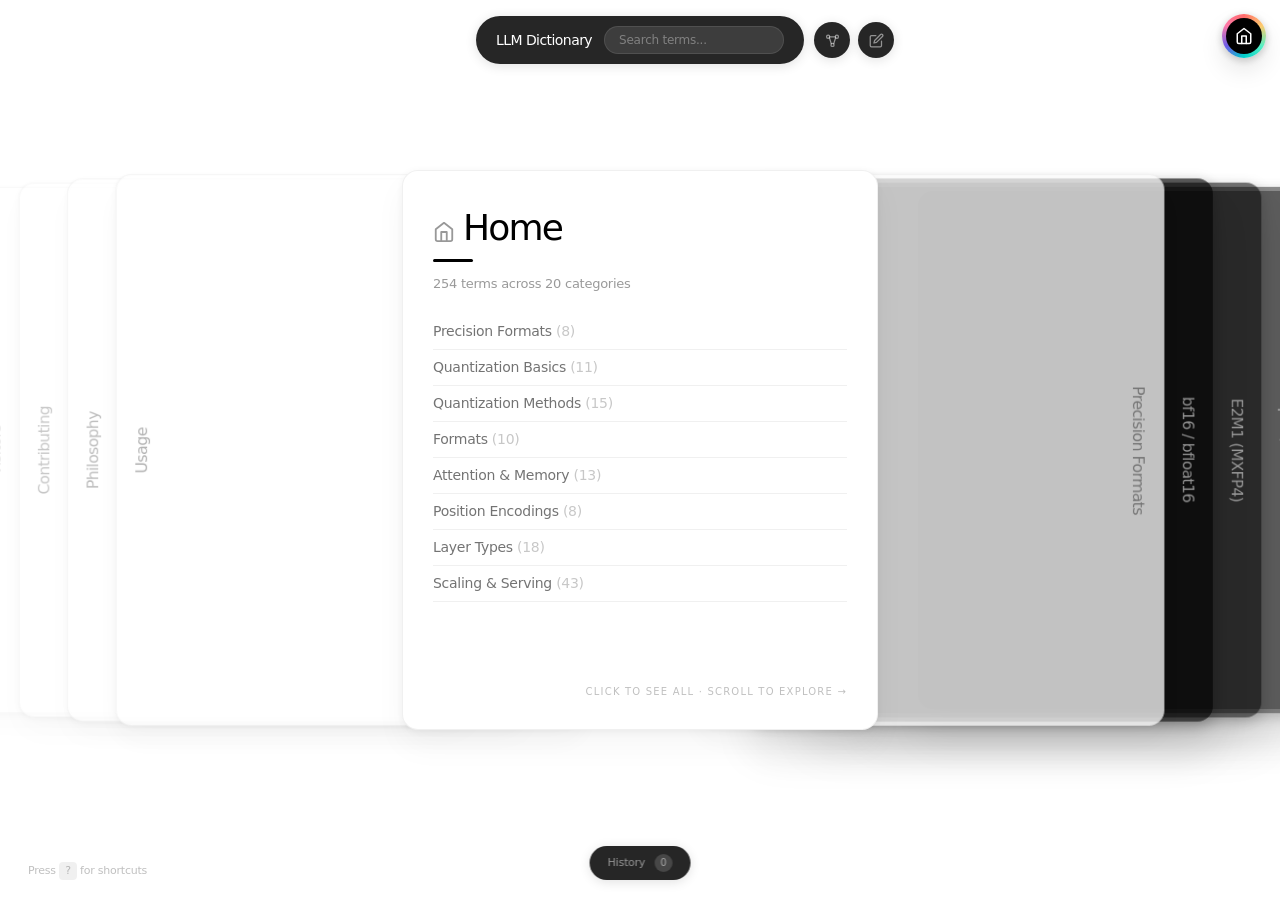
<file: docs/index.html>
<!DOCTYPE html>
<html lang="en">
<head>
  <meta charset="UTF-8">
  <meta name="viewport" content="width=device-width, initial-scale=1.0">
  <title>LLM Dictionary</title>
  <link rel="icon" type="image/svg+xml" href="favicon.svg">
  <link rel="icon" type="image/png" href="favicon.png">
  <link rel="stylesheet" href="css/style.css?v=20">
  <!-- KaTeX is loaded lazily by Cards.ensureKatexLoaded(), only when an
       overlay actually contains math (saves ~107 KB on most page views) -->
  <link rel="dns-prefetch" href="https://cdn.jsdelivr.net">
</head>
<body>
  <header class="site-header">
    <h1 class="site-title">LLM Dictionary</h1>
    <div class="search-wrapper">
      <input type="text" id="search-input" placeholder="Search terms..." autocomplete="off">
      <div id="search-results" class="search-results hidden"></div>
    </div>
  </header>

  <a href="graph.html" class="graph-pill" title="Graph View">
    <svg width="15" height="15" viewBox="0 0 24 24" fill="none" stroke="currentColor" stroke-width="2" stroke-linecap="round" stroke-linejoin="round"><circle cx="5" cy="6" r="2.5"/><circle cx="19" cy="6" r="2.5"/><circle cx="12" cy="19" r="2.5"/><line x1="7" y1="7.5" x2="10" y2="17"/><line x1="17" y1="7.5" x2="14" y2="17"/><line x1="7.5" y1="6" x2="16.5" y2="6"/></svg>
  </a>

  <main>
    <div class="scroll-zone scroll-zone--left" id="scroll-zone-left"></div>
    <div class="stack-container" id="stack-container">
      <!-- Cards rendered by JS -->
    </div>
    <div class="scroll-zone scroll-zone--right" id="scroll-zone-right"></div>
  </main>

  <footer class="history-bar" id="history-bar"></footer>
  <button class="home-fab" id="home-btn" title="Go to Home">
    <svg width="18" height="18" viewBox="0 0 24 24" fill="none" stroke="currentColor" stroke-width="2" stroke-linecap="round" stroke-linejoin="round"><path d="M3 9l9-7 9 7v11a2 2 0 0 1-2 2H5a2 2 0 0 1-2-2z"/><polyline points="9 22 9 12 15 12 15 22"/></svg>
  </button>
  <button class="history-toggle" id="history-toggle">History <span class="history-count" id="history-count">0</span></button>
  <div class="history-mode-label" id="history-mode-label">Viewing history &middot; click a card or toggle off to return</div>

  <div class="overlay hidden" id="overlay">
    <div class="overlay-card" id="overlay-card">
      <button class="overlay-close" id="overlay-close">&times;</button>
      <div id="overlay-content"></div>
    </div>
  </div>

  <!-- Mobile peek labels (fixed at screen edges) -->
  <div class="mobile-peek-label mobile-peek-label--left" id="mobile-peek-left"></div>
  <div class="mobile-peek-label mobile-peek-label--right" id="mobile-peek-right"></div>

  <!-- Contributing button -->
  <a href="https://github.com/aditya-pola/llmdict/blob/main/CONTRIBUTING.md" target="_blank" rel="noopener" class="contribute-btn" id="contribute-btn" title="Contribute a Card">
    <svg width="15" height="15" viewBox="0 0 24 24" fill="none" stroke="currentColor" stroke-width="2" stroke-linecap="round" stroke-linejoin="round"><path d="M11 4H4a2 2 0 0 0-2 2v14a2 2 0 0 0 2 2h14a2 2 0 0 0 2-2v-7"/><path d="M18.5 2.5a2.121 2.121 0 0 1 3 3L12 15l-4 1 1-4 9.5-9.5z"/></svg>
  </a>

  <!-- Visitor globe overlay (opened by clicking the Visitor Map card) -->
  <div class="globe-overlay hidden" id="globe-overlay">
    <div class="globe-card">
      <button class="globe-close" id="globe-close">&times;</button>
      <div class="globe-title">Visitors</div>
      <div class="globe-content" id="globe-content">
        <script type="text/javascript" id="clustrmaps" src="//clustrmaps.com/map_v2.js?d=ibe_CemXSM4qo2LmiB-9nMdCqbTuGAZEIZLx-k17-Zw&cl=ffffff&w=a&co=000000&cmo=ff7a00&cmn=ff7a00&ct=333333&nz=m&c=ff7a00"></script>
      </div>
    </div>
  </div>

  <!-- Keyboard shortcut hint -->
  <div class="shortcut-hint" id="shortcut-hint">Press <kbd>?</kbd> for shortcuts</div>

  <!-- Shortcut overlay -->
  <div class="shortcut-overlay hidden" id="shortcut-overlay">
    <div class="shortcut-card">
      <div class="shortcut-title">Keyboard Shortcuts</div>
      <div class="shortcut-grid">
        <div class="shortcut-row"><kbd>&larr;</kbd> <kbd>&rarr;</kbd> <span>Navigate cards</span></div>
        <div class="shortcut-row"><kbd>H</kbd> <span>Go home</span></div>
        <div class="shortcut-row"><kbd>S</kbd> <span>Focus search</span></div>
        <div class="shortcut-row"><kbd>G</kbd> <span>Toggle graph view</span></div>
        <div class="shortcut-row"><kbd>R</kbd> <span>Toggle history</span></div>
        <div class="shortcut-row"><kbd>Enter</kbd> <span>Expand card</span></div>
        <div class="shortcut-row"><kbd>Esc</kbd> <span>Close overlay</span></div>
        <div class="shortcut-row"><kbd>?</kbd> <span>This help</span></div>
      </div>
      <div class="shortcut-dismiss">Press any key to dismiss</div>
    </div>
  </div>

  <script defer src="js/data.js?v=20"></script>
  <script defer src="js/cards.js?v=20"></script>
  <script defer src="js/stack.js?v=20"></script>
  <script defer src="js/history.js?v=20"></script>
  <script defer src="js/search.js?v=20"></script>
  <script defer src="js/app.js?v=20"></script>
</body>
</html>
</file>
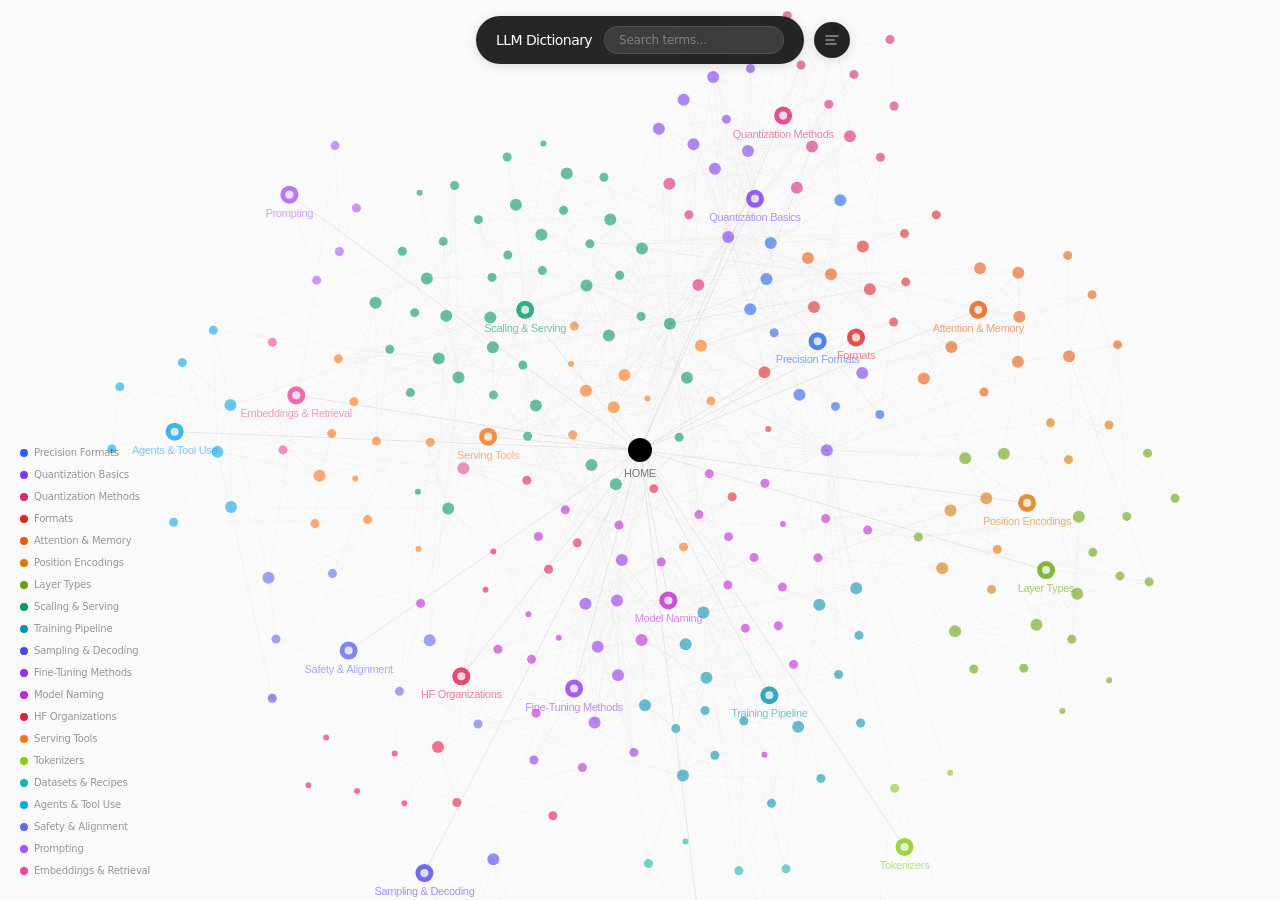
<file: docs/graph.html>
<!DOCTYPE html>
<html lang="en">
<head>
  <meta charset="UTF-8">
  <meta name="viewport" content="width=device-width, initial-scale=1.0">
  <title>LLM Dictionary — Graph View</title>
  <link rel="icon" type="image/svg+xml" href="favicon.svg">
  <link rel="icon" type="image/png" href="favicon.png">
  <link rel="stylesheet" href="css/style.css?v=3">
  <style>
    html, body { background: #fafafa; color: #000; overflow: hidden; }
    main { padding: 0; flex: 1; position: relative; }
    canvas { display: block; width: 100%; height: 100%; cursor: grab; }
    canvas:active { cursor: grabbing; }

    /* Floating header — matches main page */
    .graph-header {
      position: fixed;
      top: 16px; left: 50%; transform: translateX(-50%);
      display: flex; align-items: center; gap: 12px;
      padding: 10px 20px; z-index: 100;
      background: rgba(0,0,0,0.85);
      backdrop-filter: blur(16px);
      border-radius: 58px;
      box-shadow: 0 2px 12px rgba(0,0,0,0.12);
    }
    .graph-header .site-title {
      font-size: 14px; font-weight: 500;
      letter-spacing: -0.56px; white-space: nowrap; color: #fff;
    }
    .graph-header .search-wrapper { position: relative; }
    .graph-header #graph-search {
      width: 180px; padding: 6px 14px;
      background: rgba(255,255,255,0.1);
      border: 1px solid rgba(255,255,255,0.1);
      border-radius: 58px; color: #fff;
      font-family: var(--font); font-weight: 500;
      font-size: 12px; letter-spacing: -0.24px; outline: none;
      transition: width 0.3s ease, border-color 0.3s ease, background 0.3s ease;
    }
    .graph-header #graph-search::placeholder { color: rgba(255,255,255,0.35); }
    .graph-header #graph-search:focus {
      width: 240px; border-color: rgba(255,255,255,0.25);
      background: rgba(255,255,255,0.15);
    }
    .graph-search-results {
      position: absolute; top: calc(100% + 8px); left: 0; width: 280px;
      background: #111; border: 1px solid rgba(255,255,255,0.08);
      border-radius: 12px; max-height: 280px; overflow-y: auto;
      box-shadow: 0 8px 32px rgba(0,0,0,0.3); z-index: 200;
      display: none;
    }
    .graph-search-results.visible { display: block; }
    .graph-search-results .gs-item {
      padding: 8px 14px; cursor: pointer;
      border-bottom: 1px solid rgba(255,255,255,0.06);
      color: #fff; font-size: 13px; transition: background 0.15s;
    }
    .graph-search-results .gs-item:hover { background: #1a1a1a; }
    .graph-search-results .gs-item:last-child { border-bottom: none; }

    .glossary-btn {
      position: fixed; z-index: 101;
      width: 36px; height: 36px; border-radius: 50%;
      background: rgba(0,0,0,0.85); backdrop-filter: blur(16px);
      color: rgba(255,255,255,0.5);
      display: flex; align-items: center; justify-content: center;
      text-decoration: none;
      box-shadow: 0 2px 12px rgba(0,0,0,0.12);
      transition: transform 0.15s ease, color 0.3s ease;
    }
    @media (hover: hover) { .glossary-btn:hover { color: #fff; transform: scale(1.08); } }
    .glossary-btn:active { transform: scale(0.94); }
    @media (max-width: 768px) {
      .glossary-btn {
        top: auto !important;
        left: 16px !important;
        bottom: 16px !important;
      }
    }

    /* Category legend */
    .graph-legend {
      position: fixed; bottom: 20px; left: 20px; z-index: 10;
      display: flex; flex-direction: column; gap: 3px;
      font-size: 10px; letter-spacing: -0.2px; color: rgba(0,0,0,0.4);
    }
    .graph-legend-item {
      display: flex; align-items: center; gap: 6px; cursor: pointer;
      padding: 2px 0; transition: color 0.15s;
    }
    .graph-legend-item:hover { color: #000; }
    .graph-legend-dot {
      width: 8px; height: 8px; border-radius: 50%; flex-shrink: 0;
    }

    /* Tooltip — light theme */
    .graph-tooltip {
      position: fixed;
      background: #fff; border: 1px solid rgba(0,0,0,0.08);
      border-radius: 12px; padding: 14px 16px; max-width: 320px;
      box-shadow: 0 4px 20px rgba(0,0,0,0.08);
      pointer-events: none; opacity: 0;
      transition: opacity 0.15s ease; z-index: 50;
    }
    .graph-tooltip.visible { opacity: 1; }
    .graph-tooltip .tt-cat {
      font-size: 9px; font-weight: 500; letter-spacing: 1.2px;
      text-transform: uppercase; margin-bottom: 4px;
    }
    .graph-tooltip .tt-name {
      font-size: 17px; font-weight: 500; letter-spacing: -0.6px; color: #000;
    }
    .graph-tooltip .tt-expansion {
      font-size: 11px; font-style: italic; color: rgba(0,0,0,0.35); margin-top: 2px;
    }
    .graph-tooltip .tt-oneliner {
      font-size: 12px; color: rgba(0,0,0,0.5); margin-top: 8px; line-height: 1.5;
    }

    /* Overlay — dark card (same as main page) */
    .graph-overlay {
      position: fixed; inset: 0; background: rgba(0,0,0,0.6);
      backdrop-filter: blur(12px); z-index: 300;
      display: flex; align-items: center; justify-content: center;
      opacity: 0; pointer-events: none; transition: opacity 0.25s ease;
    }
    .graph-overlay.active { opacity: 1; pointer-events: all; }
    .graph-overlay-card {
      background: #000; border-radius: 16px;
      width: 90%; max-width: 560px; max-height: 80vh;
      overflow-y: auto; padding: 30px; position: relative; color: #fff;
      transform: translateY(10px); opacity: 0;
      transition: transform 0.4s ease, opacity 0.4s ease;
      box-shadow: 0px 4px 16px rgba(0,0,0,0.35), 0px 34px 44px rgba(0,0,0,0.17);
    }
    .graph-overlay.active .graph-overlay-card { transform: translateY(0); opacity: 1; }
    .graph-overlay-close {
      position: absolute; top: 14px; right: 14px;
      background: rgba(255,255,255,0.15); border: none; border-radius: 50%;
      width: 32px; height: 32px; color: #fff; font-size: 15px;
      cursor: pointer; display: flex; align-items: center; justify-content: center;
      transition: background 0.15s;
    }
    .graph-overlay-close:hover { background: rgba(255,255,255,0.25); }
    .graph-overlay-card .overlay-name { font-size: 28px; font-weight: 500; letter-spacing: -1.2px; }
    .graph-overlay-card .overlay-expansion { font-size: 12px; font-style: italic; color: rgba(255,255,255,0.35); margin-bottom: 18px; }
    .graph-overlay-card .overlay-section { margin-bottom: 18px; }
    .graph-overlay-card .overlay-section-title { font-size: 10px; font-weight: 500; letter-spacing: 1.2px; text-transform: uppercase; color: rgba(255,255,255,0.3); margin-bottom: 6px; }
    .graph-overlay-card .overlay-section-body { font-size: 13px; line-height: 1.65; color: #adadad; }
    .graph-overlay-card .paper-item, .graph-overlay-card .resource-item { font-size: 12px; color: #adadad; padding: 5px 0; border-bottom: 1px solid rgba(255,255,255,0.06); }
    .graph-overlay-card .paper-item a, .graph-overlay-card .resource-item a { color: #fff; text-decoration: none; border-bottom: 1px solid rgba(255,255,255,0.15); }
    .graph-overlay-card .paper-authors { color: rgba(255,255,255,0.3); font-size: 11px; }
    .graph-overlay-card .related-tags { display: flex; flex-wrap: wrap; gap: 5px; }
    .graph-overlay-card .related-tag { font-size: 11px; padding: 4px 10px; border: 1px solid rgba(255,255,255,0.08); border-radius: 58px; color: rgba(255,255,255,0.5); cursor: pointer; background: none; transition: color 0.15s, border-color 0.15s; }
    .graph-overlay-card .related-tag:hover { color: #fff; border-color: rgba(255,255,255,0.3); }
    .graph-overlay-card::-webkit-scrollbar { width: 3px; }
    .graph-overlay-card::-webkit-scrollbar-thumb { background: rgba(255,255,255,0.1); border-radius: 2px; }
  </style>
</head>
<body>
  <div class="graph-header">
    <span class="site-title">LLM Dictionary</span>
    <div class="search-wrapper">
      <input type="text" id="graph-search" placeholder="Search terms..." autocomplete="off">
      <div class="graph-search-results" id="graph-search-results"></div>
    </div>
  </div>

  <a href="index.html" class="glossary-btn" id="glossary-btn" title="Back to Glossary">
    <svg width="16" height="16" viewBox="0 0 24 24" fill="none" stroke="currentColor" stroke-width="2" stroke-linecap="round" stroke-linejoin="round"><line x1="3" y1="6" x2="21" y2="6"/><line x1="3" y1="12" x2="15" y2="12"/><line x1="3" y1="18" x2="18" y2="18"/></svg>
  </a>

  <div class="graph-legend" id="graph-legend"></div>

  <main>
    <canvas id="graph-canvas"></canvas>
  </main>

  <div class="graph-tooltip" id="tooltip">
    <div class="tt-cat" id="tt-cat"></div>
    <div class="tt-name" id="tt-name"></div>
    <div class="tt-expansion" id="tt-expansion"></div>
    <div class="tt-oneliner" id="tt-oneliner"></div>
  </div>

  <div class="graph-overlay" id="graph-overlay">
    <div class="graph-overlay-card" id="graph-overlay-card">
      <button class="graph-overlay-close" id="graph-overlay-close">&times;</button>
      <div id="graph-overlay-content"></div>
    </div>
  </div>

  <script src="js/data.js"></script>
  <script src="js/cards.js"></script>
  <script>
  (async function() {
    const { categories, entries } = await Data.load();
    const allEntries = Data.getAllEntries();
    const relMap = Data.buildRelationshipMap();

    const canvas = document.getElementById('graph-canvas');
    const ctx = canvas.getContext('2d');
    const tooltip = document.getElementById('tooltip');
    const ttCat = document.getElementById('tt-cat');
    const ttName = document.getElementById('tt-name');
    const ttExpansion = document.getElementById('tt-expansion');
    const ttOneliner = document.getElementById('tt-oneliner');
    const graphOverlay = document.getElementById('graph-overlay');
    const graphOverlayCard = document.getElementById('graph-overlay-card');
    const graphOverlayContent = document.getElementById('graph-overlay-content');
    const graphOverlayClose = document.getElementById('graph-overlay-close');
    const searchInput = document.getElementById('graph-search');
    const searchResults = document.getElementById('graph-search-results');
    const legendEl = document.getElementById('graph-legend');

    // Muted category colors (on light bg)
    const palette = [
      '#2563eb', '#7c3aed', '#db2777', '#dc2626', '#ea580c',
      '#d97706', '#65a30d', '#059669', '#0891b2', '#4f46e5',
      '#9333ea', '#c026d3', '#e11d48', '#f97316', '#84cc16',
      '#14b8a6', '#0ea5e9', '#6366f1', '#a855f7', '#ec4899',
      '#8b5cf6', '#06b6d4', '#10b981'
    ];
    const catColorMap = {};
    const catLabelMap = {};
    categories.forEach((c, i) => {
      catColorMap[c.id] = palette[i % palette.length];
      catLabelMap[c.id] = c.label;
    });

    // Build legend
    legendEl.innerHTML = categories.map(c =>
      `<div class="graph-legend-item" data-cat="${c.id}">
        <div class="graph-legend-dot" style="background:${catColorMap[c.id]}"></div>
        ${c.label}
      </div>`
    ).join('');

    // Term nodes
    const nodes = allEntries.map(e => ({
      id: e.id, name: e.name,
      expansion: e.expansion || '', oneliner: e.oneliner || '',
      category: e.category,
      x: 0, y: 0, vx: 0, vy: 0,
      color: catColorMap[e.category] || '#999',
      radius: (relMap[e.id] || []).length > 5 ? 6 : (relMap[e.id] || []).length > 2 ? 4.5 : 3,
      isCatNode: false
    }));

    const nodeMap = {};
    nodes.forEach(n => nodeMap[n.id] = n);

    // Category hub nodes — larger, act as cluster centers
    categories.forEach(c => {
      const catNode = {
        id: `__cat_${c.id}`, name: c.label,
        expansion: `${c.entries.length} terms`, oneliner: '',
        category: c.id,
        x: 0, y: 0, vx: 0, vy: 0,
        color: catColorMap[c.id] || '#999',
        radius: 9,
        isCatNode: true, catId: c.id
      };
      nodes.push(catNode);
      nodeMap[catNode.id] = catNode;
    });

    // Home node (virtual center node)
    const homeNode = { id: '__home__', name: 'Home', category: '__home__',
      x: 0, y: 0, vx: 0, vy: 0, color: '#000', radius: 12, isHome: true };
    nodes.push(homeNode);
    nodeMap['__home__'] = homeNode;

    // Edges: related terms + category-to-term connections + home-to-category
    const edges = [];
    const edgeSet = new Set();

    function addEdge(src, tgt, type) {
      const key = [src, tgt].sort().join('|');
      if (!edgeSet.has(key)) {
        edgeSet.add(key);
        edges.push({ source: src, target: tgt, type: type || 'related' });
      }
    }

    // Related term edges
    for (const e of allEntries) {
      for (const rid of (e.related || [])) {
        if (nodeMap[rid]) addEdge(e.id, rid, 'related');
      }
    }

    // Category → term edges
    categories.forEach(c => {
      const catNodeId = `__cat_${c.id}`;
      for (const eid of c.entries) {
        if (nodeMap[eid]) addEdge(catNodeId, eid, 'category');
      }
      // Home → category edges
      addEdge('__home__', catNodeId, 'home');
    });

    // Layout
    function resize() { canvas.width = window.innerWidth; canvas.height = window.innerHeight; }
    resize();
    window.addEventListener('resize', () => { resize(); draw(); });

    const cx = canvas.width / 2, cy = canvas.height / 2;

    // Place home at center
    homeNode.x = cx; homeNode.y = cy;

    // Place category hubs in a ring, terms around each hub
    categories.forEach((cat, ci) => {
      const angle0 = (ci / categories.length) * Math.PI * 2 - Math.PI / 2;
      const clusterR = 280 + cat.entries.length * 3;
      const clusterCx = cx + Math.cos(angle0) * clusterR;
      const clusterCy = cy + Math.sin(angle0) * clusterR;

      // Position category hub node
      const catNode = nodeMap[`__cat_${cat.id}`];
      if (catNode) { catNode.x = clusterCx; catNode.y = clusterCy; }

      // Position terms around the hub
      cat.entries.forEach((eid, ei) => {
        const n = nodeMap[eid]; if (!n) return;
        const a = (ei / Math.max(cat.entries.length, 1)) * Math.PI * 2;
        const r = 40 + Math.random() * 50 + cat.entries.length * 1.2;
        n.x = clusterCx + Math.cos(a) * r;
        n.y = clusterCy + Math.sin(a) * r;
      });
    });

    // Force simulation
    for (let iter = 0; iter < 300; iter++) {
      // Repulsion
      for (let i = 0; i < nodes.length; i++) {
        for (let j = i + 1; j < nodes.length; j++) {
          let dx = nodes[j].x - nodes[i].x, dy = nodes[j].y - nodes[i].y;
          let d = Math.sqrt(dx*dx + dy*dy) || 1;
          if (d > 400) continue;
          let f = 500 / (d * d);
          // Stronger repulsion between different categories
          if (nodes[i].category !== nodes[j].category) f *= 1.5;
          let fx = (dx/d)*f, fy = (dy/d)*f;
          nodes[i].vx -= fx; nodes[i].vy -= fy;
          nodes[j].vx += fx; nodes[j].vy += fy;
        }
      }
      // Springs (edges) — different strengths per type
      for (const e of edges) {
        const s = nodeMap[e.source], t = nodeMap[e.target]; if (!s || !t) continue;
        let dx = t.x-s.x, dy = t.y-s.y, d = Math.sqrt(dx*dx+dy*dy)||1;
        let targetLen, strength;
        if (e.type === 'category') { targetLen = 60; strength = 0.006; }
        else if (e.type === 'home') { targetLen = 200; strength = 0.002; }
        else { targetLen = s.category === t.category ? 50 : 120; strength = 0.003; }
        let f = (d - targetLen) * strength;
        let fx = (dx/d)*f, fy = (dy/d)*f;
        s.vx += fx; s.vy += fy; t.vx -= fx; t.vy -= fy;
      }
      // Center gravity (home stays fixed)
      for (const n of nodes) {
        if (n.isHome) { n.x = cx; n.y = cy; n.vx = 0; n.vy = 0; continue; }
        n.vx += (cx - n.x) * 0.0005;
        n.vy += (cy - n.y) * 0.0005;
        n.vx *= 0.85; n.vy *= 0.85;
        n.x += n.vx; n.y += n.vy;
      }
    }

    // Interaction state
    let panX = 0, panY = 0, zoom = 1;
    let isDragging = false, dragMoved = false, lastMouse = {x:0,y:0};
    let hoveredNode = null;

    canvas.addEventListener('mousedown', e => { isDragging = true; dragMoved = false; lastMouse = {x:e.clientX, y:e.clientY}; });
    canvas.addEventListener('mousemove', e => {
      if (isDragging) {
        panX += e.clientX - lastMouse.x; panY += e.clientY - lastMouse.y;
        lastMouse = {x:e.clientX, y:e.clientY}; dragMoved = true;
      }
      const mx = (e.clientX - panX) / zoom, my = (e.clientY - panY) / zoom;
      hoveredNode = null;
      for (const n of nodes) {
        const dx = n.x - mx, dy = n.y - my;
        if (dx*dx + dy*dy < (n.radius + 8) * (n.radius + 8)) { hoveredNode = n; break; }
      }
      if (hoveredNode && !hoveredNode.isHome) {
        if (hoveredNode.isCatNode) {
          ttCat.textContent = 'Category';
          ttCat.style.color = hoveredNode.color;
          ttName.textContent = hoveredNode.name;
          ttExpansion.textContent = hoveredNode.expansion;
          ttOneliner.textContent = 'Click to see all terms';
        } else {
          ttCat.textContent = catLabelMap[hoveredNode.category] || '';
          ttCat.style.color = hoveredNode.color;
          ttName.textContent = hoveredNode.name;
          ttExpansion.textContent = hoveredNode.expansion;
          ttOneliner.textContent = hoveredNode.oneliner;
        }
        tooltip.style.left = (e.clientX + 16) + 'px';
        tooltip.style.top = (e.clientY + 16) + 'px';
        tooltip.classList.add('visible');
        canvas.style.cursor = 'pointer';
      } else {
        tooltip.classList.remove('visible');
        canvas.style.cursor = isDragging ? 'grabbing' : 'grab';
      }
      draw();
    });
    canvas.addEventListener('mouseup', () => { isDragging = false; });
    canvas.addEventListener('wheel', e => {
      e.preventDefault();
      const factor = e.deltaY > 0 ? 0.92 : 1.08;
      const mx = e.clientX, my = e.clientY;
      panX = mx - (mx - panX) * factor;
      panY = my - (my - panY) * factor;
      zoom *= factor;
      zoom = Math.max(0.15, Math.min(6, zoom));
      draw();
    }, { passive: false });

    // Touch: single finger pan, two finger pinch-to-zoom
    let touchStartDist = 0;
    let touchStartZoom = 1;
    let touchStartPan = {x: 0, y: 0};
    let touchStartMid = {x: 0, y: 0};
    let lastTouch = {x: 0, y: 0};
    let touchDragMoved = false;

    canvas.addEventListener('touchstart', e => {
      e.preventDefault();
      touchDragMoved = false;
      if (e.touches.length === 1) {
        lastTouch = {x: e.touches[0].clientX, y: e.touches[0].clientY};
      } else if (e.touches.length === 2) {
        const dx = e.touches[1].clientX - e.touches[0].clientX;
        const dy = e.touches[1].clientY - e.touches[0].clientY;
        touchStartDist = Math.sqrt(dx*dx + dy*dy);
        touchStartZoom = zoom;
        touchStartPan = {x: panX, y: panY};
        touchStartMid = {
          x: (e.touches[0].clientX + e.touches[1].clientX) / 2,
          y: (e.touches[0].clientY + e.touches[1].clientY) / 2
        };
      }
    }, { passive: false });

    canvas.addEventListener('touchmove', e => {
      e.preventDefault();
      if (e.touches.length === 1) {
        // Single finger: pan
        const dx = e.touches[0].clientX - lastTouch.x;
        const dy = e.touches[0].clientY - lastTouch.y;
        panX += dx;
        panY += dy;
        lastTouch = {x: e.touches[0].clientX, y: e.touches[0].clientY};
        if (Math.abs(dx) > 3 || Math.abs(dy) > 3) touchDragMoved = true;
        draw();
      } else if (e.touches.length === 2) {
        // Two fingers: pinch zoom + pan
        const dx = e.touches[1].clientX - e.touches[0].clientX;
        const dy = e.touches[1].clientY - e.touches[0].clientY;
        const dist = Math.sqrt(dx*dx + dy*dy);
        const newZoom = Math.max(0.15, Math.min(6, touchStartZoom * (dist / touchStartDist)));
        const mid = {
          x: (e.touches[0].clientX + e.touches[1].clientX) / 2,
          y: (e.touches[0].clientY + e.touches[1].clientY) / 2
        };
        // Zoom toward pinch midpoint
        const factor = newZoom / zoom;
        panX = mid.x - (mid.x - panX) * factor;
        panY = mid.y - (mid.y - panY) * factor;
        zoom = newZoom;
        // Also pan with the midpoint movement
        panX += mid.x - touchStartMid.x;
        panY += mid.y - touchStartMid.y;
        touchStartMid = mid;
        touchDragMoved = true;
        draw();
      }
    }, { passive: false });

    let touchSelectedNode = null; // track which node is "hovered" via first tap

    canvas.addEventListener('touchend', e => {
      if (e.touches.length === 0 && !touchDragMoved) {
        const mx = (lastTouch.x - panX) / zoom, my = (lastTouch.y - panY) / zoom;

        // Find tapped node
        let tappedNode = null;
        for (const n of nodes) {
          if (n.isHome) continue;
          const dx = n.x - mx, dy = n.y - my;
          if (dx*dx + dy*dy < (n.radius + 12) * (n.radius + 12)) {
            tappedNode = n;
            break;
          }
        }

        if (!tappedNode) {
          // Tapped empty space: clear selection
          touchSelectedNode = null;
          hoveredNode = null;
          tooltip.classList.remove('visible');
          draw();
          return;
        }

        if (touchSelectedNode && touchSelectedNode.id === tappedNode.id) {
          // Second tap on same node: open overlay
          if (tappedNode.isCatNode) {
            const cat = categories.find(c => c.id === tappedNode.catId);
            if (cat) {
              const termList = cat.entries.map(eid => entries[eid]).filter(Boolean);
              graphOverlayContent.innerHTML = '<div class="overlay-name">' + cat.label + '</div><div class="overlay-expansion">' + termList.length + ' terms</div><div class="overlay-section"><ul style="list-style:none;display:flex;flex-direction:column;gap:0;">' + termList.map(t => '<li style="border-bottom:1px solid rgba(255,255,255,0.06);"><span class="related-tag" data-target="' + t.id + '" style="display:block;border:none;border-radius:0;padding:9px 0;font-size:14px;">' + t.name + '</span></li>').join('') + '</ul></div>';
              graphOverlay.classList.add('active');
            }
          } else {
            const entry = entries[tappedNode.id];
            if (entry) openGraphOverlay(entry);
          }
          touchSelectedNode = null;
          hoveredNode = null;
        } else {
          // First tap on a node: select it (trigger hover effect + tooltip)
          touchSelectedNode = tappedNode;
          hoveredNode = tappedNode;

          // Show tooltip near the tap
          if (!tappedNode.isHome) {
            if (tappedNode.isCatNode) {
              ttCat.textContent = 'Category';
              ttCat.style.color = tappedNode.color;
              ttName.textContent = tappedNode.name;
              ttExpansion.textContent = tappedNode.expansion;
              ttOneliner.textContent = 'Tap again to see all terms';
            } else {
              ttCat.textContent = catLabelMap[tappedNode.category] || '';
              ttCat.style.color = tappedNode.color;
              ttName.textContent = tappedNode.name;
              ttExpansion.textContent = tappedNode.expansion;
              ttOneliner.textContent = 'Tap again to expand';
            }
            // Position tooltip above the tap point
            const screenX = tappedNode.x * zoom + panX;
            const screenY = tappedNode.y * zoom + panY;
            tooltip.style.left = Math.min(screenX, window.innerWidth - 200) + 'px';
            tooltip.style.top = Math.max(screenY - 80, 60) + 'px';
            tooltip.classList.add('visible');
          }
          draw();
        }
      }
    });

    // Click
    canvas.addEventListener('click', e => {
      if (dragMoved) return;
      const mx = (e.clientX - panX) / zoom, my = (e.clientY - panY) / zoom;
      for (const n of nodes) {
        if (n.isHome) continue;
        const dx = n.x - mx, dy = n.y - my;
        if (dx*dx + dy*dy < (n.radius + 8) * (n.radius + 8)) {
          if (n.isCatNode) {
            // Open category listing overlay
            const cat = categories.find(c => c.id === n.catId);
            if (cat) {
              const termList = cat.entries.map(eid => entries[eid]).filter(Boolean);
              graphOverlayContent.innerHTML = `
                <div class="overlay-name">${cat.label}</div>
                <div class="overlay-expansion">${termList.length} terms</div>
                <div class="overlay-section">
                  <ul style="list-style:none;display:flex;flex-direction:column;gap:0;">
                    ${termList.map(t => `<li style="border-bottom:1px solid rgba(255,255,255,0.06);">
                      <span class="related-tag" data-target="${t.id}" style="display:block;border:none;border-radius:0;padding:9px 0;font-size:14px;">${t.name}</span>
                    </li>`).join('')}
                  </ul>
                </div>`;
              graphOverlay.classList.add('active');
            }
          } else {
            const entry = entries[n.id];
            if (entry) openGraphOverlay(entry);
          }
          return;
        }
      }
    });

    // Legend click → pan to category cluster
    legendEl.addEventListener('click', e => {
      const item = e.target.closest('.graph-legend-item');
      if (!item) return;
      const catId = item.dataset.cat;
      const cat = categories.find(c => c.id === catId);
      if (!cat || cat.entries.length === 0) return;
      // Find center of cluster
      let sx = 0, sy = 0, count = 0;
      for (const eid of cat.entries) {
        const n = nodeMap[eid]; if (!n) continue;
        sx += n.x; sy += n.y; count++;
      }
      if (count === 0) return;
      const tx = sx / count, ty = sy / count;
      // Pan to center on this cluster
      panX = canvas.width / 2 - tx * zoom;
      panY = canvas.height / 2 - ty * zoom;
      draw();
    });

    // Search
    searchInput.addEventListener('input', () => {
      const q = searchInput.value.trim();
      const results = Data.search(q);
      if (results.length === 0) { searchResults.classList.remove('visible'); return; }
      searchResults.innerHTML = results.slice(0, 8).map(e =>
        `<div class="gs-item" data-id="${e.id}">${e.name}</div>`
      ).join('');
      searchResults.classList.add('visible');
    });
    searchInput.addEventListener('focus', () => { if (searchInput.value.trim()) searchInput.dispatchEvent(new Event('input')); });
    document.addEventListener('click', e => {
      if (!searchInput.contains(e.target) && !searchResults.contains(e.target)) {
        searchResults.classList.remove('visible');
      }
    });
    searchResults.addEventListener('click', e => {
      const item = e.target.closest('.gs-item');
      if (!item) return;
      const id = item.dataset.id;
      searchInput.value = '';
      searchResults.classList.remove('visible');
      // Pan to node
      const n = nodeMap[id];
      if (n) {
        panX = canvas.width / 2 - n.x * zoom;
        panY = canvas.height / 2 - n.y * zoom;
        hoveredNode = n;
        draw();
        // Open overlay
        const entry = entries[id];
        if (entry) setTimeout(() => openGraphOverlay(entry), 300);
      }
    });

    // Overlay
    function openGraphOverlay(entry) {
      graphOverlayContent.innerHTML = Cards.renderOverlayContent(entry, entries);
      graphOverlay.classList.add('active');
    }
    function closeGraphOverlay() {
      graphOverlay.classList.remove('active');
    }
    graphOverlayClose.addEventListener('click', closeGraphOverlay);
    graphOverlay.addEventListener('click', e => { if (e.target === graphOverlay) closeGraphOverlay(); });
    document.addEventListener('keydown', e => { if (e.key === 'Escape') closeGraphOverlay(); });
    graphOverlayCard.addEventListener('click', e => {
      const tag = e.target.closest('[data-target]');
      if (tag) {
        const entry = entries[tag.dataset.target];
        if (entry) { closeGraphOverlay(); setTimeout(() => openGraphOverlay(entry), 200); }
      }
    });

    // --- Draw ---
    function draw() {
      ctx.clearRect(0, 0, canvas.width, canvas.height);
      ctx.save();
      ctx.translate(panX, panY);
      ctx.scale(zoom, zoom);

      const hovCat = hoveredNode ? hoveredNode.category : null;
      const hovId = hoveredNode ? hoveredNode.id : null;
      const hovRelated = hovId ? new Set(relMap[hovId] || []) : new Set();

      // Edges — draw by type layers (home first, then category, then related on top)
      const edgeLayers = [
        edges.filter(e => e.type === 'home'),
        edges.filter(e => e.type === 'category'),
        edges.filter(e => e.type === 'related')
      ];

      for (const layer of edgeLayers) {
        for (const e of layer) {
          const s = nodeMap[e.source], t = nodeMap[e.target];
          if (!s || !t) continue;

          let alpha, width;
          if (e.type === 'home') { alpha = 0.08; width = 1; }
          else if (e.type === 'category') { alpha = 0.04; width = 0.5; }
          else { alpha = 0.05; width = 0.5; }

          if (hovId) {
            const connected = e.source === hovId || e.target === hovId;
            const sameCat = s.category === hovCat || t.category === hovCat;
            if (connected) {
              alpha = 0.5; width = e.type === 'related' ? 2 : 1.5;
            } else if (sameCat && e.type !== 'home') {
              alpha = 0.12;
            } else {
              alpha = 0.015;
            }
          }

          ctx.globalAlpha = 1;
          ctx.strokeStyle = `rgba(0,0,0,${alpha})`;
          ctx.lineWidth = width;
          ctx.beginPath();
          ctx.moveTo(s.x, s.y); ctx.lineTo(t.x, t.y);
          ctx.stroke();
        }
      }
      ctx.globalAlpha = 1;

      // Nodes
      for (const n of nodes) {
        // Home node
        if (n.isHome) {
          ctx.beginPath();
          ctx.arc(n.x, n.y, n.radius, 0, Math.PI * 2);
          ctx.fillStyle = '#000';
          ctx.fill();
          ctx.fillStyle = 'rgba(0,0,0,0.5)';
          ctx.font = '500 11px Inter, sans-serif';
          ctx.textAlign = 'center';
          ctx.fillText('HOME', n.x, n.y + n.radius + 15);
          continue;
        }

        let alpha = 0.6;
        let r = n.radius;

        if (hovId) {
          if (n.id === hovId) { alpha = 1; r = n.radius * 1.6; }
          else if (hovRelated.has(n.id)) { alpha = 0.9; r = n.radius * 1.2; }
          else if (n.category === hovCat) { alpha = 0.7; }
          else { alpha = 0.1; }
        }

        // Category hub nodes — ring outline + always-visible label
        if (n.isCatNode) {
          ctx.globalAlpha = hovId ? (n.category === hovCat ? 1 : 0.15) : 0.8;
          // Filled circle
          ctx.beginPath();
          ctx.arc(n.x, n.y, r, 0, Math.PI * 2);
          ctx.fillStyle = n.color;
          ctx.fill();
          // White center dot
          ctx.beginPath();
          ctx.arc(n.x, n.y, r * 0.45, 0, Math.PI * 2);
          ctx.fillStyle = '#fafafa';
          ctx.fill();
          // Label always visible
          ctx.globalAlpha = hovId ? (n.category === hovCat ? 0.9 : 0.15) : 0.55;
          ctx.fillStyle = n.color;
          ctx.font = `500 ${Math.max(9, 11 / Math.sqrt(zoom))}px Inter, sans-serif`;
          ctx.textAlign = 'center';
          ctx.fillText(n.name, n.x, n.y + r + 13);
          ctx.globalAlpha = 1;
          continue;
        }

        // Regular term nodes
        ctx.beginPath();
        ctx.arc(n.x, n.y, r, 0, Math.PI * 2);
        ctx.globalAlpha = alpha;
        ctx.fillStyle = n.color;
        ctx.fill();
        ctx.globalAlpha = 1;

        // Label on hovered/connected/zoomed nodes
        if (zoom > 0.6 && (n.id === hovId || (hovId && hovRelated.has(n.id)) || (r > 4.5 && zoom > 1.5))) {
          ctx.globalAlpha = alpha * 0.7;
          ctx.fillStyle = `rgba(0,0,0,1)`;
          ctx.font = `500 ${Math.max(8, 10 / Math.sqrt(zoom))}px Inter, sans-serif`;
          ctx.textAlign = 'center';
          ctx.fillText(n.name, n.x, n.y + r + 10);
          ctx.globalAlpha = 1;
        }
      }

      ctx.restore();
    }
    draw();

    // Position glossary button beside header
    function posBtn() {
      const h = document.querySelector('.graph-header');
      const b = document.getElementById('glossary-btn');
      if (!h || !b) return;
      const r = h.getBoundingClientRect();
      b.style.left = (r.right + 10) + 'px';
      b.style.top = (r.top + (r.height - 36) / 2) + 'px';
    }
    posBtn();
    window.addEventListener('resize', posBtn);
  })();
  </script>
</body>
</html>
</file>
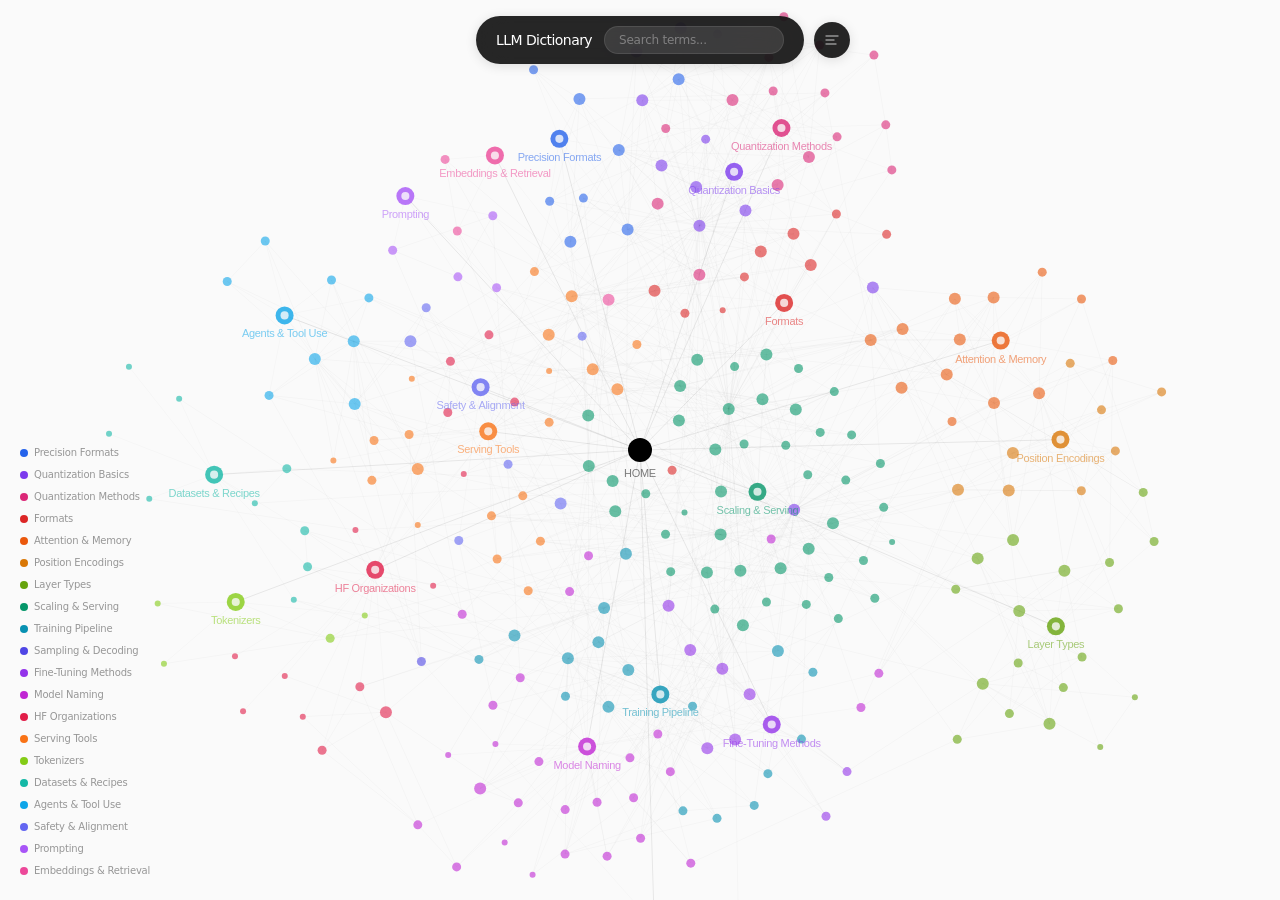
<file: site/graph.html>
<!DOCTYPE html>
<html lang="en">
<head>
  <meta charset="UTF-8">
  <meta name="viewport" content="width=device-width, initial-scale=1.0">
  <title>LLM Dictionary — Graph View</title>
  <link rel="icon" type="image/svg+xml" href="favicon.svg">
  <link rel="icon" type="image/png" href="favicon.png">
  <link rel="stylesheet" href="css/style.css?v=3">
  <style>
    html, body { background: #fafafa; color: #000; overflow: hidden; }
    main { padding: 0; flex: 1; position: relative; }
    canvas { display: block; width: 100%; height: 100%; cursor: grab; }
    canvas:active { cursor: grabbing; }

    /* Floating header — matches main page */
    .graph-header {
      position: fixed;
      top: 16px; left: 50%; transform: translateX(-50%);
      display: flex; align-items: center; gap: 12px;
      padding: 10px 20px; z-index: 100;
      background: rgba(0,0,0,0.85);
      backdrop-filter: blur(16px);
      border-radius: 58px;
      box-shadow: 0 2px 12px rgba(0,0,0,0.12);
    }
    .graph-header .site-title {
      font-size: 14px; font-weight: 500;
      letter-spacing: -0.56px; white-space: nowrap; color: #fff;
    }
    .graph-header .search-wrapper { position: relative; }
    .graph-header #graph-search {
      width: 180px; padding: 6px 14px;
      background: rgba(255,255,255,0.1);
      border: 1px solid rgba(255,255,255,0.1);
      border-radius: 58px; color: #fff;
      font-family: var(--font); font-weight: 500;
      font-size: 12px; letter-spacing: -0.24px; outline: none;
      transition: width 0.3s ease, border-color 0.3s ease, background 0.3s ease;
    }
    .graph-header #graph-search::placeholder { color: rgba(255,255,255,0.35); }
    .graph-header #graph-search:focus {
      width: 240px; border-color: rgba(255,255,255,0.25);
      background: rgba(255,255,255,0.15);
    }
    .graph-search-results {
      position: absolute; top: calc(100% + 8px); left: 0; width: 280px;
      background: #111; border: 1px solid rgba(255,255,255,0.08);
      border-radius: 12px; max-height: 280px; overflow-y: auto;
      box-shadow: 0 8px 32px rgba(0,0,0,0.3); z-index: 200;
      display: none;
    }
    .graph-search-results.visible { display: block; }
    .graph-search-results .gs-item {
      padding: 8px 14px; cursor: pointer;
      border-bottom: 1px solid rgba(255,255,255,0.06);
      color: #fff; font-size: 13px; transition: background 0.15s;
    }
    .graph-search-results .gs-item:hover { background: #1a1a1a; }
    .graph-search-results .gs-item:last-child { border-bottom: none; }

    .glossary-btn {
      position: fixed; z-index: 101;
      width: 36px; height: 36px; border-radius: 50%;
      background: rgba(0,0,0,0.85); backdrop-filter: blur(16px);
      color: rgba(255,255,255,0.5);
      display: flex; align-items: center; justify-content: center;
      text-decoration: none;
      box-shadow: 0 2px 12px rgba(0,0,0,0.12);
      transition: transform 0.15s ease, color 0.3s ease;
    }
    @media (hover: hover) { .glossary-btn:hover { color: #fff; transform: scale(1.08); } }
    .glossary-btn:active { transform: scale(0.94); }

    /* Category legend */
    .graph-legend {
      position: fixed; bottom: 20px; left: 20px; z-index: 10;
      display: flex; flex-direction: column; gap: 3px;
      font-size: 10px; letter-spacing: -0.2px; color: rgba(0,0,0,0.4);
    }
    .graph-legend-item {
      display: flex; align-items: center; gap: 6px; cursor: pointer;
      padding: 2px 0; transition: color 0.15s;
    }
    .graph-legend-item:hover { color: #000; }
    .graph-legend-dot {
      width: 8px; height: 8px; border-radius: 50%; flex-shrink: 0;
    }

    /* Tooltip — light theme */
    .graph-tooltip {
      position: fixed;
      background: #fff; border: 1px solid rgba(0,0,0,0.08);
      border-radius: 12px; padding: 14px 16px; max-width: 320px;
      box-shadow: 0 4px 20px rgba(0,0,0,0.08);
      pointer-events: none; opacity: 0;
      transition: opacity 0.15s ease; z-index: 50;
    }
    .graph-tooltip.visible { opacity: 1; }
    .graph-tooltip .tt-cat {
      font-size: 9px; font-weight: 500; letter-spacing: 1.2px;
      text-transform: uppercase; margin-bottom: 4px;
    }
    .graph-tooltip .tt-name {
      font-size: 17px; font-weight: 500; letter-spacing: -0.6px; color: #000;
    }
    .graph-tooltip .tt-expansion {
      font-size: 11px; font-style: italic; color: rgba(0,0,0,0.35); margin-top: 2px;
    }
    .graph-tooltip .tt-oneliner {
      font-size: 12px; color: rgba(0,0,0,0.5); margin-top: 8px; line-height: 1.5;
    }

    /* Overlay — dark card (same as main page) */
    .graph-overlay {
      position: fixed; inset: 0; background: rgba(0,0,0,0.6);
      backdrop-filter: blur(12px); z-index: 300;
      display: flex; align-items: center; justify-content: center;
      opacity: 0; pointer-events: none; transition: opacity 0.25s ease;
    }
    .graph-overlay.active { opacity: 1; pointer-events: all; }
    .graph-overlay-card {
      background: #000; border-radius: 16px;
      width: 90%; max-width: 560px; max-height: 80vh;
      overflow-y: auto; padding: 30px; position: relative; color: #fff;
      transform: translateY(10px); opacity: 0;
      transition: transform 0.4s ease, opacity 0.4s ease;
      box-shadow: 0px 4px 16px rgba(0,0,0,0.35), 0px 34px 44px rgba(0,0,0,0.17);
    }
    .graph-overlay.active .graph-overlay-card { transform: translateY(0); opacity: 1; }
    .graph-overlay-close {
      position: absolute; top: 14px; right: 14px;
      background: rgba(255,255,255,0.15); border: none; border-radius: 50%;
      width: 32px; height: 32px; color: #fff; font-size: 15px;
      cursor: pointer; display: flex; align-items: center; justify-content: center;
      transition: background 0.15s;
    }
    .graph-overlay-close:hover { background: rgba(255,255,255,0.25); }
    .graph-overlay-card .overlay-name { font-size: 28px; font-weight: 500; letter-spacing: -1.2px; }
    .graph-overlay-card .overlay-expansion { font-size: 12px; font-style: italic; color: rgba(255,255,255,0.35); margin-bottom: 18px; }
    .graph-overlay-card .overlay-section { margin-bottom: 18px; }
    .graph-overlay-card .overlay-section-title { font-size: 10px; font-weight: 500; letter-spacing: 1.2px; text-transform: uppercase; color: rgba(255,255,255,0.3); margin-bottom: 6px; }
    .graph-overlay-card .overlay-section-body { font-size: 13px; line-height: 1.65; color: #adadad; }
    .graph-overlay-card .paper-item, .graph-overlay-card .resource-item { font-size: 12px; color: #adadad; padding: 5px 0; border-bottom: 1px solid rgba(255,255,255,0.06); }
    .graph-overlay-card .paper-item a, .graph-overlay-card .resource-item a { color: #fff; text-decoration: none; border-bottom: 1px solid rgba(255,255,255,0.15); }
    .graph-overlay-card .paper-authors { color: rgba(255,255,255,0.3); font-size: 11px; }
    .graph-overlay-card .related-tags { display: flex; flex-wrap: wrap; gap: 5px; }
    .graph-overlay-card .related-tag { font-size: 11px; padding: 4px 10px; border: 1px solid rgba(255,255,255,0.08); border-radius: 58px; color: rgba(255,255,255,0.5); cursor: pointer; background: none; transition: color 0.15s, border-color 0.15s; }
    .graph-overlay-card .related-tag:hover { color: #fff; border-color: rgba(255,255,255,0.3); }
    .graph-overlay-card::-webkit-scrollbar { width: 3px; }
    .graph-overlay-card::-webkit-scrollbar-thumb { background: rgba(255,255,255,0.1); border-radius: 2px; }
  </style>
</head>
<body>
  <div class="graph-header">
    <span class="site-title">LLM Dictionary</span>
    <div class="search-wrapper">
      <input type="text" id="graph-search" placeholder="Search terms..." autocomplete="off">
      <div class="graph-search-results" id="graph-search-results"></div>
    </div>
  </div>

  <a href="index.html" class="glossary-btn" id="glossary-btn" title="Back to Glossary">
    <svg width="16" height="16" viewBox="0 0 24 24" fill="none" stroke="currentColor" stroke-width="2" stroke-linecap="round" stroke-linejoin="round"><line x1="3" y1="6" x2="21" y2="6"/><line x1="3" y1="12" x2="15" y2="12"/><line x1="3" y1="18" x2="18" y2="18"/></svg>
  </a>

  <div class="graph-legend" id="graph-legend"></div>

  <main>
    <canvas id="graph-canvas"></canvas>
  </main>

  <div class="graph-tooltip" id="tooltip">
    <div class="tt-cat" id="tt-cat"></div>
    <div class="tt-name" id="tt-name"></div>
    <div class="tt-expansion" id="tt-expansion"></div>
    <div class="tt-oneliner" id="tt-oneliner"></div>
  </div>

  <div class="graph-overlay" id="graph-overlay">
    <div class="graph-overlay-card" id="graph-overlay-card">
      <button class="graph-overlay-close" id="graph-overlay-close">&times;</button>
      <div id="graph-overlay-content"></div>
    </div>
  </div>

  <script src="js/data.js"></script>
  <script src="js/cards.js"></script>
  <script>
  (async function() {
    const { categories, entries } = await Data.load();
    const allEntries = Data.getAllEntries();
    const relMap = Data.buildRelationshipMap();

    const canvas = document.getElementById('graph-canvas');
    const ctx = canvas.getContext('2d');
    const tooltip = document.getElementById('tooltip');
    const ttCat = document.getElementById('tt-cat');
    const ttName = document.getElementById('tt-name');
    const ttExpansion = document.getElementById('tt-expansion');
    const ttOneliner = document.getElementById('tt-oneliner');
    const graphOverlay = document.getElementById('graph-overlay');
    const graphOverlayCard = document.getElementById('graph-overlay-card');
    const graphOverlayContent = document.getElementById('graph-overlay-content');
    const graphOverlayClose = document.getElementById('graph-overlay-close');
    const searchInput = document.getElementById('graph-search');
    const searchResults = document.getElementById('graph-search-results');
    const legendEl = document.getElementById('graph-legend');

    // Muted category colors (on light bg)
    const palette = [
      '#2563eb', '#7c3aed', '#db2777', '#dc2626', '#ea580c',
      '#d97706', '#65a30d', '#059669', '#0891b2', '#4f46e5',
      '#9333ea', '#c026d3', '#e11d48', '#f97316', '#84cc16',
      '#14b8a6', '#0ea5e9', '#6366f1', '#a855f7', '#ec4899',
      '#8b5cf6', '#06b6d4', '#10b981'
    ];
    const catColorMap = {};
    const catLabelMap = {};
    categories.forEach((c, i) => {
      catColorMap[c.id] = palette[i % palette.length];
      catLabelMap[c.id] = c.label;
    });

    // Build legend
    legendEl.innerHTML = categories.map(c =>
      `<div class="graph-legend-item" data-cat="${c.id}">
        <div class="graph-legend-dot" style="background:${catColorMap[c.id]}"></div>
        ${c.label}
      </div>`
    ).join('');

    // Term nodes
    const nodes = allEntries.map(e => ({
      id: e.id, name: e.name,
      expansion: e.expansion || '', oneliner: e.oneliner || '',
      category: e.category,
      x: 0, y: 0, vx: 0, vy: 0,
      color: catColorMap[e.category] || '#999',
      radius: (relMap[e.id] || []).length > 5 ? 6 : (relMap[e.id] || []).length > 2 ? 4.5 : 3,
      isCatNode: false
    }));

    const nodeMap = {};
    nodes.forEach(n => nodeMap[n.id] = n);

    // Category hub nodes — larger, act as cluster centers
    categories.forEach(c => {
      const catNode = {
        id: `__cat_${c.id}`, name: c.label,
        expansion: `${c.entries.length} terms`, oneliner: '',
        category: c.id,
        x: 0, y: 0, vx: 0, vy: 0,
        color: catColorMap[c.id] || '#999',
        radius: 9,
        isCatNode: true, catId: c.id
      };
      nodes.push(catNode);
      nodeMap[catNode.id] = catNode;
    });

    // Home node (virtual center node)
    const homeNode = { id: '__home__', name: 'Home', category: '__home__',
      x: 0, y: 0, vx: 0, vy: 0, color: '#000', radius: 12, isHome: true };
    nodes.push(homeNode);
    nodeMap['__home__'] = homeNode;

    // Edges: related terms + category-to-term connections + home-to-category
    const edges = [];
    const edgeSet = new Set();

    function addEdge(src, tgt, type) {
      const key = [src, tgt].sort().join('|');
      if (!edgeSet.has(key)) {
        edgeSet.add(key);
        edges.push({ source: src, target: tgt, type: type || 'related' });
      }
    }

    // Related term edges
    for (const e of allEntries) {
      for (const rid of (e.related || [])) {
        if (nodeMap[rid]) addEdge(e.id, rid, 'related');
      }
    }

    // Category → term edges
    categories.forEach(c => {
      const catNodeId = `__cat_${c.id}`;
      for (const eid of c.entries) {
        if (nodeMap[eid]) addEdge(catNodeId, eid, 'category');
      }
      // Home → category edges
      addEdge('__home__', catNodeId, 'home');
    });

    // Layout
    function resize() { canvas.width = window.innerWidth; canvas.height = window.innerHeight; }
    resize();
    window.addEventListener('resize', () => { resize(); draw(); });

    const cx = canvas.width / 2, cy = canvas.height / 2;

    // Place home at center
    homeNode.x = cx; homeNode.y = cy;

    // Place category hubs in a ring, terms around each hub
    categories.forEach((cat, ci) => {
      const angle0 = (ci / categories.length) * Math.PI * 2 - Math.PI / 2;
      const clusterR = 280 + cat.entries.length * 3;
      const clusterCx = cx + Math.cos(angle0) * clusterR;
      const clusterCy = cy + Math.sin(angle0) * clusterR;

      // Position category hub node
      const catNode = nodeMap[`__cat_${cat.id}`];
      if (catNode) { catNode.x = clusterCx; catNode.y = clusterCy; }

      // Position terms around the hub
      cat.entries.forEach((eid, ei) => {
        const n = nodeMap[eid]; if (!n) return;
        const a = (ei / Math.max(cat.entries.length, 1)) * Math.PI * 2;
        const r = 40 + Math.random() * 50 + cat.entries.length * 1.2;
        n.x = clusterCx + Math.cos(a) * r;
        n.y = clusterCy + Math.sin(a) * r;
      });
    });

    // Force simulation
    for (let iter = 0; iter < 300; iter++) {
      // Repulsion
      for (let i = 0; i < nodes.length; i++) {
        for (let j = i + 1; j < nodes.length; j++) {
          let dx = nodes[j].x - nodes[i].x, dy = nodes[j].y - nodes[i].y;
          let d = Math.sqrt(dx*dx + dy*dy) || 1;
          if (d > 400) continue;
          let f = 500 / (d * d);
          // Stronger repulsion between different categories
          if (nodes[i].category !== nodes[j].category) f *= 1.5;
          let fx = (dx/d)*f, fy = (dy/d)*f;
          nodes[i].vx -= fx; nodes[i].vy -= fy;
          nodes[j].vx += fx; nodes[j].vy += fy;
        }
      }
      // Springs (edges) — different strengths per type
      for (const e of edges) {
        const s = nodeMap[e.source], t = nodeMap[e.target]; if (!s || !t) continue;
        let dx = t.x-s.x, dy = t.y-s.y, d = Math.sqrt(dx*dx+dy*dy)||1;
        let targetLen, strength;
        if (e.type === 'category') { targetLen = 60; strength = 0.006; }
        else if (e.type === 'home') { targetLen = 200; strength = 0.002; }
        else { targetLen = s.category === t.category ? 50 : 120; strength = 0.003; }
        let f = (d - targetLen) * strength;
        let fx = (dx/d)*f, fy = (dy/d)*f;
        s.vx += fx; s.vy += fy; t.vx -= fx; t.vy -= fy;
      }
      // Center gravity (home stays fixed)
      for (const n of nodes) {
        if (n.isHome) { n.x = cx; n.y = cy; n.vx = 0; n.vy = 0; continue; }
        n.vx += (cx - n.x) * 0.0005;
        n.vy += (cy - n.y) * 0.0005;
        n.vx *= 0.85; n.vy *= 0.85;
        n.x += n.vx; n.y += n.vy;
      }
    }

    // Interaction state
    let panX = 0, panY = 0, zoom = 1;
    let isDragging = false, dragMoved = false, lastMouse = {x:0,y:0};
    let hoveredNode = null;

    canvas.addEventListener('mousedown', e => { isDragging = true; dragMoved = false; lastMouse = {x:e.clientX, y:e.clientY}; });
    canvas.addEventListener('mousemove', e => {
      if (isDragging) {
        panX += e.clientX - lastMouse.x; panY += e.clientY - lastMouse.y;
        lastMouse = {x:e.clientX, y:e.clientY}; dragMoved = true;
      }
      const mx = (e.clientX - panX) / zoom, my = (e.clientY - panY) / zoom;
      hoveredNode = null;
      for (const n of nodes) {
        const dx = n.x - mx, dy = n.y - my;
        if (dx*dx + dy*dy < (n.radius + 8) * (n.radius + 8)) { hoveredNode = n; break; }
      }
      if (hoveredNode && !hoveredNode.isHome) {
        if (hoveredNode.isCatNode) {
          ttCat.textContent = 'Category';
          ttCat.style.color = hoveredNode.color;
          ttName.textContent = hoveredNode.name;
          ttExpansion.textContent = hoveredNode.expansion;
          ttOneliner.textContent = 'Click to see all terms';
        } else {
          ttCat.textContent = catLabelMap[hoveredNode.category] || '';
          ttCat.style.color = hoveredNode.color;
          ttName.textContent = hoveredNode.name;
          ttExpansion.textContent = hoveredNode.expansion;
          ttOneliner.textContent = hoveredNode.oneliner;
        }
        tooltip.style.left = (e.clientX + 16) + 'px';
        tooltip.style.top = (e.clientY + 16) + 'px';
        tooltip.classList.add('visible');
        canvas.style.cursor = 'pointer';
      } else {
        tooltip.classList.remove('visible');
        canvas.style.cursor = isDragging ? 'grabbing' : 'grab';
      }
      draw();
    });
    canvas.addEventListener('mouseup', () => { isDragging = false; });
    canvas.addEventListener('wheel', e => {
      e.preventDefault();
      const factor = e.deltaY > 0 ? 0.92 : 1.08;
      // Zoom toward mouse position
      const mx = e.clientX, my = e.clientY;
      panX = mx - (mx - panX) * factor;
      panY = my - (my - panY) * factor;
      zoom *= factor;
      zoom = Math.max(0.15, Math.min(6, zoom));
      draw();
    }, { passive: false });

    // Click
    canvas.addEventListener('click', e => {
      if (dragMoved) return;
      const mx = (e.clientX - panX) / zoom, my = (e.clientY - panY) / zoom;
      for (const n of nodes) {
        if (n.isHome) continue;
        const dx = n.x - mx, dy = n.y - my;
        if (dx*dx + dy*dy < (n.radius + 8) * (n.radius + 8)) {
          if (n.isCatNode) {
            // Open category listing overlay
            const cat = categories.find(c => c.id === n.catId);
            if (cat) {
              const termList = cat.entries.map(eid => entries[eid]).filter(Boolean);
              graphOverlayContent.innerHTML = `
                <div class="overlay-name">${cat.label}</div>
                <div class="overlay-expansion">${termList.length} terms</div>
                <div class="overlay-section">
                  <ul style="list-style:none;display:flex;flex-direction:column;gap:0;">
                    ${termList.map(t => `<li style="border-bottom:1px solid rgba(255,255,255,0.06);">
                      <span class="related-tag" data-target="${t.id}" style="display:block;border:none;border-radius:0;padding:9px 0;font-size:14px;">${t.name}</span>
                    </li>`).join('')}
                  </ul>
                </div>`;
              graphOverlay.classList.add('active');
            }
          } else {
            const entry = entries[n.id];
            if (entry) openGraphOverlay(entry);
          }
          return;
        }
      }
    });

    // Legend click → pan to category cluster
    legendEl.addEventListener('click', e => {
      const item = e.target.closest('.graph-legend-item');
      if (!item) return;
      const catId = item.dataset.cat;
      const cat = categories.find(c => c.id === catId);
      if (!cat || cat.entries.length === 0) return;
      // Find center of cluster
      let sx = 0, sy = 0, count = 0;
      for (const eid of cat.entries) {
        const n = nodeMap[eid]; if (!n) continue;
        sx += n.x; sy += n.y; count++;
      }
      if (count === 0) return;
      const tx = sx / count, ty = sy / count;
      // Pan to center on this cluster
      panX = canvas.width / 2 - tx * zoom;
      panY = canvas.height / 2 - ty * zoom;
      draw();
    });

    // Search
    searchInput.addEventListener('input', () => {
      const q = searchInput.value.trim();
      const results = Data.search(q);
      if (results.length === 0) { searchResults.classList.remove('visible'); return; }
      searchResults.innerHTML = results.slice(0, 8).map(e =>
        `<div class="gs-item" data-id="${e.id}">${e.name}</div>`
      ).join('');
      searchResults.classList.add('visible');
    });
    searchInput.addEventListener('focus', () => { if (searchInput.value.trim()) searchInput.dispatchEvent(new Event('input')); });
    document.addEventListener('click', e => {
      if (!searchInput.contains(e.target) && !searchResults.contains(e.target)) {
        searchResults.classList.remove('visible');
      }
    });
    searchResults.addEventListener('click', e => {
      const item = e.target.closest('.gs-item');
      if (!item) return;
      const id = item.dataset.id;
      searchInput.value = '';
      searchResults.classList.remove('visible');
      // Pan to node
      const n = nodeMap[id];
      if (n) {
        panX = canvas.width / 2 - n.x * zoom;
        panY = canvas.height / 2 - n.y * zoom;
        hoveredNode = n;
        draw();
        // Open overlay
        const entry = entries[id];
        if (entry) setTimeout(() => openGraphOverlay(entry), 300);
      }
    });

    // Overlay
    function openGraphOverlay(entry) {
      graphOverlayContent.innerHTML = Cards.renderOverlayContent(entry, entries);
      graphOverlay.classList.add('active');
    }
    function closeGraphOverlay() {
      graphOverlay.classList.remove('active');
    }
    graphOverlayClose.addEventListener('click', closeGraphOverlay);
    graphOverlay.addEventListener('click', e => { if (e.target === graphOverlay) closeGraphOverlay(); });
    document.addEventListener('keydown', e => { if (e.key === 'Escape') closeGraphOverlay(); });
    graphOverlayCard.addEventListener('click', e => {
      const tag = e.target.closest('[data-target]');
      if (tag) {
        const entry = entries[tag.dataset.target];
        if (entry) { closeGraphOverlay(); setTimeout(() => openGraphOverlay(entry), 200); }
      }
    });

    // --- Draw ---
    function draw() {
      ctx.clearRect(0, 0, canvas.width, canvas.height);
      ctx.save();
      ctx.translate(panX, panY);
      ctx.scale(zoom, zoom);

      const hovCat = hoveredNode ? hoveredNode.category : null;
      const hovId = hoveredNode ? hoveredNode.id : null;
      const hovRelated = hovId ? new Set(relMap[hovId] || []) : new Set();

      // Edges — draw by type layers (home first, then category, then related on top)
      const edgeLayers = [
        edges.filter(e => e.type === 'home'),
        edges.filter(e => e.type === 'category'),
        edges.filter(e => e.type === 'related')
      ];

      for (const layer of edgeLayers) {
        for (const e of layer) {
          const s = nodeMap[e.source], t = nodeMap[e.target];
          if (!s || !t) continue;

          let alpha, width;
          if (e.type === 'home') { alpha = 0.08; width = 1; }
          else if (e.type === 'category') { alpha = 0.04; width = 0.5; }
          else { alpha = 0.05; width = 0.5; }

          if (hovId) {
            const connected = e.source === hovId || e.target === hovId;
            const sameCat = s.category === hovCat || t.category === hovCat;
            if (connected) {
              alpha = 0.5; width = e.type === 'related' ? 2 : 1.5;
            } else if (sameCat && e.type !== 'home') {
              alpha = 0.12;
            } else {
              alpha = 0.015;
            }
          }

          ctx.globalAlpha = 1;
          ctx.strokeStyle = `rgba(0,0,0,${alpha})`;
          ctx.lineWidth = width;
          ctx.beginPath();
          ctx.moveTo(s.x, s.y); ctx.lineTo(t.x, t.y);
          ctx.stroke();
        }
      }
      ctx.globalAlpha = 1;

      // Nodes
      for (const n of nodes) {
        // Home node
        if (n.isHome) {
          ctx.beginPath();
          ctx.arc(n.x, n.y, n.radius, 0, Math.PI * 2);
          ctx.fillStyle = '#000';
          ctx.fill();
          ctx.fillStyle = 'rgba(0,0,0,0.5)';
          ctx.font = '500 11px Inter, sans-serif';
          ctx.textAlign = 'center';
          ctx.fillText('HOME', n.x, n.y + n.radius + 15);
          continue;
        }

        let alpha = 0.6;
        let r = n.radius;

        if (hovId) {
          if (n.id === hovId) { alpha = 1; r = n.radius * 1.6; }
          else if (hovRelated.has(n.id)) { alpha = 0.9; r = n.radius * 1.2; }
          else if (n.category === hovCat) { alpha = 0.7; }
          else { alpha = 0.1; }
        }

        // Category hub nodes — ring outline + always-visible label
        if (n.isCatNode) {
          ctx.globalAlpha = hovId ? (n.category === hovCat ? 1 : 0.15) : 0.8;
          // Filled circle
          ctx.beginPath();
          ctx.arc(n.x, n.y, r, 0, Math.PI * 2);
          ctx.fillStyle = n.color;
          ctx.fill();
          // White center dot
          ctx.beginPath();
          ctx.arc(n.x, n.y, r * 0.45, 0, Math.PI * 2);
          ctx.fillStyle = '#fafafa';
          ctx.fill();
          // Label always visible
          ctx.globalAlpha = hovId ? (n.category === hovCat ? 0.9 : 0.15) : 0.55;
          ctx.fillStyle = n.color;
          ctx.font = `500 ${Math.max(9, 11 / Math.sqrt(zoom))}px Inter, sans-serif`;
          ctx.textAlign = 'center';
          ctx.fillText(n.name, n.x, n.y + r + 13);
          ctx.globalAlpha = 1;
          continue;
        }

        // Regular term nodes
        ctx.beginPath();
        ctx.arc(n.x, n.y, r, 0, Math.PI * 2);
        ctx.globalAlpha = alpha;
        ctx.fillStyle = n.color;
        ctx.fill();
        ctx.globalAlpha = 1;

        // Label on hovered/connected/zoomed nodes
        if (zoom > 0.6 && (n.id === hovId || (hovId && hovRelated.has(n.id)) || (r > 4.5 && zoom > 1.5))) {
          ctx.globalAlpha = alpha * 0.7;
          ctx.fillStyle = `rgba(0,0,0,1)`;
          ctx.font = `500 ${Math.max(8, 10 / Math.sqrt(zoom))}px Inter, sans-serif`;
          ctx.textAlign = 'center';
          ctx.fillText(n.name, n.x, n.y + r + 10);
          ctx.globalAlpha = 1;
        }
      }

      ctx.restore();
    }
    draw();

    // Position glossary button beside header
    function posBtn() {
      const h = document.querySelector('.graph-header');
      const b = document.getElementById('glossary-btn');
      if (!h || !b) return;
      const r = h.getBoundingClientRect();
      b.style.left = (r.right + 10) + 'px';
      b.style.top = (r.top + (r.height - 36) / 2) + 'px';
    }
    posBtn();
    window.addEventListener('resize', posBtn);
  })();
  </script>
</body>
</html>
</file>
<file: docs/css/style.css>
/* ============================================
   LLM Dictionary — Stacked Card View
   One card visible, others peek from sides with
   vertical titles. Click to bring to center.
   ============================================ */

*, *::before, *::after {
  box-sizing: border-box;
  margin: 0;
  padding: 0;
}

@import url('https://fonts.googleapis.com/css2?family=Inter:wght@400;500&display=swap');

:root {
  --bg: #fff;
  --surface: #000;
  --cp: 30px;
  --card-width: 476px;
  --card-height: min(560px, 74vh);
  --card-radius: 16px;
  --card-shadow:
    0px 4px 16px 0px rgba(0, 0, 0, 0.35),
    0px 34px 44px 0px rgba(0, 0, 0, 0.17);
  --font: 'Inter', -apple-system, 'Segoe UI', system-ui, sans-serif;
  --transition: 0.15s ease;
  --transition-slow: 0.3s cubic-bezier(0.25, 0.46, 0.45, 0.94);

  --peek-width: 48px;       /* how much of a stacked card peeks out */
  --peek-gap: 4px;           /* gap between peeking cards */
  --max-peek: 5;             /* max cards visible on each side */
}

html {
  background: var(--bg);
  color: #000;
  font-family: var(--font);
  font-weight: 500;
  font-size: 15px;
  line-height: 1.5;
  letter-spacing: -0.3px;
  -webkit-font-smoothing: antialiased;
}

::selection { background: rgba(0, 0, 0, 0.12); color: inherit; }
.card ::selection, .overlay-card ::selection { background: rgba(255, 255, 255, 0.2); color: inherit; }

body {
  height: 100vh;
  display: flex;
  flex-direction: column;
  overflow: hidden;
  padding-top: 0;
}

/* --- Floating Header --- */
.site-header {
  position: fixed;
  top: 16px;
  left: 50%;
  transform: translateX(-50%);
  display: flex;
  align-items: center;
  gap: 12px;
  padding: 10px 20px;
  z-index: 100;
  background: rgba(0, 0, 0, 0.85);
  -webkit-backdrop-filter: blur(16px);
  backdrop-filter: blur(16px);
  border-radius: 58px;
  box-shadow: 0 2px 12px rgba(0, 0, 0, 0.12);
  flex-shrink: 0;
}

.site-title {
  font-size: 14px;
  font-weight: 500;
  letter-spacing: -0.56px;
  white-space: nowrap;
  color: #fff;
}

.search-wrapper {
  position: relative;
}

#search-input {
  width: 180px;
  padding: 6px 14px;
  background: rgba(255, 255, 255, 0.1);
  border: 1px solid rgba(255, 255, 255, 0.1);
  border-radius: 58px;
  color: #fff;
  font-family: var(--font);
  font-weight: 500;
  font-size: 12px;
  letter-spacing: -0.24px;
  outline: none;
  transition: width 0.3s ease, border-color 0.3s ease, background 0.3s ease;
}
#search-input::placeholder { color: rgba(255, 255, 255, 0.35); }
#search-input:focus {
  width: 260px;
  border-color: rgba(255, 255, 255, 0.25);
  background: rgba(255, 255, 255, 0.15);
}

.search-results {
  position: absolute;
  top: calc(100% + 8px);
  left: 0;
  width: 300px;
  background: #111;
  border: 1px solid rgba(255, 255, 255, 0.08);
  border-radius: 12px;
  max-height: 320px;
  overflow-y: auto;
  box-shadow: 0 8px 32px rgba(0, 0, 0, 0.3);
  z-index: 200;
}
.search-results.hidden { display: none; }
.search-result-item {
  padding: 10px 16px;
  cursor: pointer;
  border-bottom: 1px solid rgba(255, 255, 255, 0.08);
  transition: background 0.15s ease;
  color: #fff;
}
.search-result-item:last-child { border-bottom: none; }
.search-result-item:hover { background: #1a1a1a; }
.search-result-item .result-name { font-size: 14px; letter-spacing: -0.28px; }
.search-result-item .result-oneliner {
  font-size: 12px; color: #adadad; margin-top: 2px;
  overflow: hidden; text-overflow: ellipsis; white-space: nowrap;
}

.header-right {
  display: flex;
  align-items: center;
  gap: 8px;
  margin-left: auto;
}
.header-btn {
  font-family: var(--font);
  font-weight: 500;
  font-size: 11px;
  letter-spacing: -0.22px;
  padding: 5px 12px;
  border: 1px solid rgba(255, 255, 255, 0.12);
  border-radius: 58px;
  white-space: nowrap;
  background: none;
  color: rgba(255, 255, 255, 0.5);
  cursor: pointer;
  text-decoration: none;
  transition: transform var(--transition), background 0.3s ease, color 0.3s ease;
}
@media (hover: hover) {
  .header-btn:hover { background: rgba(255, 255, 255, 0.1); color: #fff; }
}
.header-btn:active { transform: scale(0.97); }

/* --- Stack Container --- */
main {
  flex: 1;
  display: flex;
  align-items: center;
  justify-content: center;
  position: relative;
  overflow: hidden;
  perspective: 1200px;
}

.scroll-zone {
  position: absolute;
  top: 0; bottom: 0;
  width: 100px;
  z-index: 60;
}
.scroll-zone--left { left: 0; cursor: w-resize; }
.scroll-zone--right { right: 0; cursor: e-resize; }

.stack-container {
  position: relative;
  width: 100%;
  max-width: 900px;
  height: var(--card-height);
}

/* --- Cards in the stack --- */
.card {
  position: absolute;
  left: 50%;
  margin-left: calc(var(--card-width) / -2);
  width: var(--card-width);
  height: 100%;
  background: var(--surface);
  border-radius: var(--card-radius);
  padding: var(--cp);
  box-shadow: var(--card-shadow);
  display: flex;
  flex-direction: column;
  color: #fff;
  overflow: hidden;
  transform-style: preserve-3d;
  cursor: pointer;
  transition: transform var(--transition-slow), opacity var(--transition-slow);
  /* Hidden until JS positions it (prevents pile-up flash on load) */
  opacity: 0;
}

/* Only cards in the visible peek range get a compositor layer on GPU.
   Without this scoping, 254 cards × will-change blows through iOS Safari's
   per-tab memory budget and triggers "A problem repeatedly occurred". */
.card.card--active,
.card.card--left,
.card.card--right {
  will-change: transform, opacity;
}

/* Active card: front and center */
.card.card--active {
  transform: translateX(0) scale(1) rotateY(0deg);
  opacity: 1;
  z-index: 50;
  cursor: default;
}

/* Cards stacked to the left */
.card.card--left {
  opacity: 0.6;
  z-index: 10;
}

/* Cards stacked to the right */
.card.card--right {
  opacity: 0.6;
  z-index: 10;
}

/* Buffer: one step past the peek range. Stays in the render tree so
   transitions have a starting frame when this card is promoted to a peek
   slot; still no will-change, so no extra GPU layer. */
.card.card--buffer {
  visibility: hidden;
}

/* Hidden cards (beyond buffer) — removed from the render tree so they
   don't allocate a GPU layer. JS still assigns transform/opacity; those
   take effect the next frame after the class is removed. */
.card.card--hidden {
  display: none;
}

/* Vertical peek label on stacked cards */
.card .peek-label {
  display: none;
  position: absolute;
  top: 0;
  bottom: 0;
  width: 44px;
  font-size: 16px;
  font-weight: 500;
  letter-spacing: -0.6px;
  color: rgba(255, 255, 255, 0.8);
  pointer-events: none;
  align-items: center;
  justify-content: center;
  padding: 24px 0;
  overflow: hidden;
}

.card .peek-label span {
  white-space: nowrap;
  overflow: hidden;
  text-overflow: ellipsis;
  max-height: 85%;
  display: block;
}

.card:not(.card--active) .peek-label {
  display: flex;
}

.card.card--active .peek-label {
  display: none !important;
}

/* Left cards: label on the LEFT edge of the card (the visible outer sliver)
   Text reads bottom-to-top */
.card.card--left .peek-label {
  left: 4px;
  right: auto;
}
.card.card--left .peek-label span {
  writing-mode: vertical-lr;
  transform: rotate(180deg);
}

/* Right cards: label on the RIGHT edge (the visible outer sliver)
   Text reads top-to-bottom */
.card.card--right .peek-label {
  right: 4px;
  left: auto;
}
.card.card--right .peek-label span {
  writing-mode: vertical-rl;
}

/* Category cards: dark text on light card */
.card.card--category:not(.card--active) .peek-label {
  color: rgba(0, 0, 0, 0.5);
}

/* Card content (hidden when not active) */
.card .card-content {
  display: flex;
  flex-direction: column;
  flex: 1;
  overflow: hidden;
  opacity: 1;
  transition: opacity 0.15s ease;
}

.card:not(.card--active) .card-content {
  opacity: 0;
  pointer-events: none;
}

/* --- Category card invert --- */
.card.card--category {
  background: #fff;
  color: #000;
  border: 1px solid rgba(0, 0, 0, 0.06);
  box-shadow:
    0px 2px 8px 0px rgba(0, 0, 0, 0.06),
    0px 16px 32px 0px rgba(0, 0, 0, 0.04);
}
.card.card--category:not(.card--active) .peek-label {
  color: rgba(0, 0, 0, 0.4);
}

/* --- Home card (highlighted, underline accent) --- */
.card.card--home {
  background: #fff;
  color: #000;
  border: 1px solid rgba(0, 0, 0, 0.06);
  box-shadow:
    0px 2px 8px 0px rgba(0, 0, 0, 0.06),
    0px 16px 32px 0px rgba(0, 0, 0, 0.04);
}
.card.card--home:not(.card--active) .peek-label {
  color: rgba(0, 0, 0, 0.4);
}
.home-title {
  font-size: 36px;
  font-weight: 500;
  letter-spacing: -1.8px;
  margin-bottom: 4px;
  color: #000;
}
.home-title-underline {
  width: 40px;
  height: 3px;
  background: #000;
  border-radius: 2px;
  margin-bottom: 12px;
}
.home-subtitle {
  font-size: 13px;
  color: rgba(0, 0, 0, 0.4);
  margin-bottom: 20px;
  letter-spacing: -0.26px;
}
.category-list {
  list-style: none;
  display: flex;
  flex-direction: column;
  gap: 0;
  overflow: hidden;
  flex: 1;
}
.category-list li {
  border-bottom: 1px solid rgba(0, 0, 0, 0.06);
}
.category-link {
  display: block;
  font-size: 14px;
  letter-spacing: -0.28px;
  padding: 7px 0;
  color: rgba(0, 0, 0, 0.55);
  cursor: pointer;
  transition: color 0.15s ease;
  text-decoration: none;
  border: none;
  white-space: nowrap;
  overflow: hidden;
  text-overflow: ellipsis;
}
@media (hover: hover) { .category-link:hover { color: #000; } }
.card-hint {
  font-size: 10px;
  color: rgba(0, 0, 0, 0.3);
  padding-top: 10px;
  letter-spacing: 1.2px;
  text-transform: uppercase;
  text-align: right;
}

/* --- Category card --- */
.cat-label {
  font-size: 11px;
  letter-spacing: 1.6px;
  text-transform: uppercase;
  color: rgba(0, 0, 0, 0.3);
  margin-bottom: 6px;
}
.cat-title {
  font-size: 26px;
  font-weight: 500;
  letter-spacing: -1.2px;
  margin-bottom: 18px;
}
.term-list {
  list-style: none;
  display: flex;
  flex-direction: column;
  gap: 0;
  overflow: hidden;
  flex: 1;
}
.term-list li {
  border-bottom: 1px solid rgba(0, 0, 0, 0.06);
}
.term-link {
  display: block;
  font-size: 14px;
  letter-spacing: -0.28px;
  padding: 7px 0;
  color: rgba(0, 0, 0, 0.55);
  cursor: pointer;
  transition: color 0.15s ease;
  text-decoration: none;
  border: none;
  white-space: nowrap;
  overflow: hidden;
  text-overflow: ellipsis;
}
@media (hover: hover) { .term-link:hover { color: #000; } }

/* --- Term card --- */
.term-name {
  font-size: 32px;
  font-weight: 500;
  letter-spacing: -1.6px;
  line-height: 1.1;
  margin-bottom: 4px;
}
.term-expansion {
  font-size: 13px;
  font-style: italic;
  font-weight: 400;
  color: rgba(255, 255, 255, 0.35);
  margin-bottom: 16px;
  letter-spacing: -0.1px;
}
.term-explanation {
  font-size: 14px;
  line-height: 1.6;
  letter-spacing: -0.28px;
  color: #adadad;
  overflow-y: auto;
  flex: 1;
  cursor: text;
  user-select: text;
}
.term-explanation .inline-link {
  color: #fff;
  border-bottom: 1px solid rgba(255, 255, 255, 0.15);
  cursor: pointer;
  transition: border-color 0.3s ease;
  text-decoration: none;
}
@media (hover: hover) {
  .term-explanation .inline-link:hover { border-color: rgba(255, 255, 255, 0.5); }
}
.card-expand-hint {
  font-size: 10px;
  color: rgba(255, 255, 255, 0.35);
  margin-top: 12px;
  text-align: right;
  letter-spacing: 1.2px;
  text-transform: uppercase;
}
/* Dark-on-light hint for inverted cards */
.card--home .card-hint,
.card--category .card-hint {
  color: rgba(0, 0, 0, 0.25);
}

/* --- Overlay --- */
.overlay {
  position: fixed;
  inset: 0;
  background: rgba(0, 0, 0, 0.7);
  -webkit-backdrop-filter: blur(12px);
  backdrop-filter: blur(12px);
  z-index: 300;
  display: flex;
  align-items: center;
  justify-content: center;
  opacity: 0;
  transition: opacity 0.2s ease;
  pointer-events: none;
}
.overlay.active { opacity: 1; pointer-events: all; }
.overlay.hidden { display: none; }

.overlay-card {
  background: var(--surface);
  border-radius: var(--card-radius);
  width: 90%;
  max-width: 560px;
  max-height: 80vh;
  overflow-y: auto;
  padding: var(--cp);
  position: relative;
  color: #fff;
  transform: translateY(10px);
  opacity: 0;
  transition: transform 0.4s ease, opacity 0.4s ease;
  box-shadow: var(--card-shadow);
}
.overlay.active .overlay-card { transform: translateY(0); opacity: 1; }

/* Light overlay variant (for home/category cards) */
.overlay.overlay--light {
  background: rgba(255, 255, 255, 0.8);
}
.overlay.overlay--light .overlay-card {
  background: #fff;
  color: #000;
  border: 1px solid rgba(0, 0, 0, 0.06);
  box-shadow:
    0px 4px 16px 0px rgba(0, 0, 0, 0.08),
    0px 34px 44px 0px rgba(0, 0, 0, 0.05);
}
.overlay.overlay--light .overlay-name { color: #000; }
.overlay.overlay--light .overlay-expansion { color: rgba(0, 0, 0, 0.35); }
.overlay.overlay--light .overlay-section-title { color: rgba(0, 0, 0, 0.3); }
.overlay.overlay--light .overlay-section-body { color: rgba(0, 0, 0, 0.55); }
.overlay.overlay--light .overlay-close {
  background: rgba(0, 0, 0, 0.06);
  color: rgba(0, 0, 0, 0.4);
}
@media (hover: hover) {
  .overlay.overlay--light .overlay-close:hover {
    background: rgba(0, 0, 0, 0.1);
    color: #000;
  }
}
.overlay.overlay--light .related-tag {
  color: rgba(0, 0, 0, 0.5);
  border-color: rgba(0, 0, 0, 0.08);
}
@media (hover: hover) {
  .overlay.overlay--light .related-tag:hover {
    color: #000;
    border-color: rgba(0, 0, 0, 0.2);
    background: rgba(0, 0, 0, 0.03);
  }
}
.overlay.overlay--light .overlay-card::-webkit-scrollbar-thumb {
  background: rgba(0, 0, 0, 0.1);
}
/* Light overlay list item borders */
.overlay.overlay--light li {
  border-bottom-color: rgba(0, 0, 0, 0.06) !important;
}

.overlay-close {
  position: absolute;
  top: 16px; right: 16px;
  background: rgba(255, 255, 255, 0.15);
  border: none;
  border-radius: 50%;
  width: 36px; height: 36px;
  color: #fff;
  font-size: 16px;
  cursor: pointer;
  display: flex;
  align-items: center;
  justify-content: center;
  transition: transform var(--transition), background var(--transition);
}
@media (hover: hover) {
  .overlay-close:hover { transform: scale(1.08); background: rgba(255, 255, 255, 0.25); }
}
.overlay-close:active { transform: scale(0.94); }

.overlay-name {
  font-size: 34px;
  font-weight: 500;
  letter-spacing: -1.7px;
  margin-bottom: 4px;
}
.overlay-expansion {
  font-size: 13px;
  font-style: italic;
  font-weight: 400;
  color: rgba(255, 255, 255, 0.35);
  margin-bottom: 22px;
}
.overlay-section { margin-bottom: 20px; }
.overlay-section-title {
  font-size: 10px;
  letter-spacing: 1.6px;
  text-transform: uppercase;
  color: rgba(255, 255, 255, 0.35);
  margin-bottom: 8px;
}
.overlay-section-body {
  font-size: 14px;
  line-height: 1.65;
  letter-spacing: -0.28px;
  color: #adadad;
  cursor: text;
  user-select: text;
}
.overlay-section-body .inline-link {
  color: #fff;
  border-bottom: 1px solid rgba(255, 255, 255, 0.15);
  cursor: pointer;
  transition: border-color 0.3s ease;
  text-decoration: none;
}
@media (hover: hover) {
  .overlay-section-body .inline-link:hover { border-color: rgba(255, 255, 255, 0.5); }
}
.overlay-section-body code {
  font-family: ui-monospace, SFMono-Regular, Menlo, Consolas, monospace;
  font-size: 12.5px;
  background: rgba(255, 255, 255, 0.08);
  padding: 1px 6px;
  border-radius: 4px;
  color: #e8e8e8;
}
.overlay-section-body kbd {
  font-family: ui-monospace, SFMono-Regular, Menlo, Consolas, monospace;
  font-size: 11.5px;
  background: rgba(255, 255, 255, 0.1);
  border: 1px solid rgba(255, 255, 255, 0.18);
  padding: 1px 6px;
  border-radius: 4px;
  color: #fff;
}
.overlay.overlay--light .overlay-section-body code {
  background: rgba(0, 0, 0, 0.06);
  color: #111;
}
.overlay.overlay--light .overlay-section-body kbd {
  background: rgba(0, 0, 0, 0.06);
  border-color: rgba(0, 0, 0, 0.15);
  color: #000;
}
/* Usage page: button-row with icon + description */
.usage-btn-row {
  display: flex;
  align-items: center;
  gap: 12px;
  padding: 8px 0;
}
.usage-btn-row + .usage-btn-row { border-top: 1px solid rgba(0, 0, 0, 0.06); }
.overlay:not(.overlay--light) .usage-btn-row + .usage-btn-row { border-top-color: rgba(255, 255, 255, 0.06); }
.usage-btn-icon {
  flex: 0 0 28px;
  width: 28px;
  height: 28px;
  border-radius: 50%;
  background: #000;
  color: #fff;
  display: inline-flex;
  align-items: center;
  justify-content: center;
  font-size: 13px;
  font-weight: 500;
}
.usage-btn-icon--text { font-size: 11px; padding: 0 6px; width: auto; min-width: 28px; border-radius: 14px; }
.usage-btn-icon--home {
  background: conic-gradient(#ff6b6b, #fdcb6e, #55efc4, #00cec9, #6c5ce7, #fd79a8, #ff6b6b);
  position: relative;
}
.usage-btn-icon--home::before {
  content: '';
  position: absolute;
  inset: 2px;
  border-radius: 50%;
  background: #000;
}
.usage-btn-icon--home svg { position: relative; z-index: 1; }

/* Visitors card: minimal — title + "click to view" centered + adblock note */
.card--visitors .visitors-cta {
  flex: 1;
  display: flex;
  align-items: center;
  justify-content: center;
  font-size: 16px;
  letter-spacing: -0.4px;
  color: rgba(0, 0, 0, 0.45);
}
.card--visitors .visitors-note {
  font-size: 11px;
  letter-spacing: -0.2px;
  color: rgba(0, 0, 0, 0.3);
  text-align: center;
  padding-bottom: 8px;
}

.paper-item, .resource-item {
  font-size: 13px; color: #adadad; padding: 6px 0;
  border-bottom: 1px solid rgba(255, 255, 255, 0.06);
  letter-spacing: -0.26px;
}
.paper-item:last-child, .resource-item:last-child { border-bottom: none; }
.paper-item a, .resource-item a {
  color: #fff; text-decoration: none;
  border-bottom: 1px solid rgba(255, 255, 255, 0.15);
  transition: border-color 0.3s ease;
}
@media (hover: hover) {
  .paper-item a:hover, .resource-item a:hover { border-color: rgba(255, 255, 255, 0.5); }
}
.paper-authors { color: rgba(255, 255, 255, 0.35); font-size: 12px; }

.related-tags { display: flex; flex-wrap: wrap; gap: 6px; }
.related-tag {
  font-size: 12px; letter-spacing: -0.24px; padding: 4px 10px;
  border: 1px solid rgba(255, 255, 255, 0.08); border-radius: 58px;
  color: rgba(255, 255, 255, 0.5); cursor: pointer; background: none;
  transition: color 0.3s ease, border-color 0.3s ease;
}
@media (hover: hover) {
  .related-tag:hover { color: #fff; border-color: rgba(255, 255, 255, 0.3); }
}

/* --- Graph button (circle, beside header bar — JS positions next to header) --- */
.graph-pill {
  position: fixed;
  z-index: 101;
  width: 36px;
  height: 36px;
  border-radius: 50%;
  background: rgba(0, 0, 0, 0.85);
  -webkit-backdrop-filter: blur(16px);
  backdrop-filter: blur(16px);
  color: rgba(255, 255, 255, 0.5);
  display: flex;
  align-items: center;
  justify-content: center;
  text-decoration: none;
  box-shadow: 0 2px 12px rgba(0, 0, 0, 0.12);
  transition: transform 0.15s ease, color 0.3s ease, opacity 0.15s ease;
  /* Hidden until JS measures the header and places it. Avoids the flash
     where the button briefly sits at the top-left corner before snapping. */
  opacity: 0;
}
.graph-pill.positioned { opacity: 1; }
@media (hover: hover) {
  .graph-pill:hover { color: #fff; transform: scale(1.08); }
}
.graph-pill:active { transform: scale(0.94); }

/* --- Home FAB (floating action button) --- */
@property --ring-angle {
  syntax: '<angle>';
  initial-value: 0deg;
  inherits: false;
}
.home-fab {
  position: fixed;
  top: 14px;
  right: 14px;
  z-index: 91;
  width: 44px;
  height: 44px;
  border-radius: 50%;
  background: conic-gradient(
    from var(--ring-angle),
    #ff6b6b, #fdcb6e, #55efc4, #00cec9, #6c5ce7, #fd79a8, #ff6b6b
  );
  border: none;
  padding: 0;
  color: #fff;
  cursor: pointer;
  display: flex;
  align-items: center;
  justify-content: center;
  animation: ringSpin 6s linear infinite;
  box-shadow:
    0px 2px 8px rgba(0, 0, 0, 0.2),
    0px 12px 24px rgba(0, 0, 0, 0.1);
  transition: box-shadow 0.2s ease;
}
/* Inner black circle covers most of the conic, leaving a 4px ring */
.home-fab::before {
  content: '';
  position: absolute;
  inset: 4px;
  border-radius: 50%;
  background: #000;
}
.home-fab svg { position: relative; z-index: 1; }
@keyframes ringSpin {
  to { --ring-angle: 360deg; }
}
@media (hover: hover) {
  .home-fab:hover {
    box-shadow:
      0px 4px 12px rgba(0, 0, 0, 0.3),
      0px 16px 32px rgba(0, 0, 0, 0.18);
  }
}

/* --- History Locate Button (on cards in history mode) --- */
.history-locate-btn {
  display: flex;
  align-items: center;
  gap: 6px;
  margin-top: 12px;
  padding: 8px 14px;
  background: rgba(255, 255, 255, 0.1);
  border: 1px solid rgba(255, 255, 255, 0.12);
  border-radius: 58px;
  color: rgba(255, 255, 255, 0.6);
  font-family: var(--font);
  font-weight: 500;
  font-size: 11px;
  letter-spacing: -0.22px;
  cursor: pointer;
  transition: color 0.15s ease, background 0.15s ease, border-color 0.15s ease;
  width: fit-content;
}
@media (hover: hover) {
  .history-locate-btn:hover {
    color: #fff;
    background: rgba(255, 255, 255, 0.15);
    border-color: rgba(255, 255, 255, 0.25);
  }
}
.history-locate-btn:active { transform: scale(0.97); }

/* Locate button on light cards (home/category) */
.card--home .history-locate-btn,
.card--category .history-locate-btn {
  background: rgba(0, 0, 0, 0.04);
  border-color: rgba(0, 0, 0, 0.08);
  color: rgba(0, 0, 0, 0.45);
}
@media (hover: hover) {
  .card--home .history-locate-btn:hover,
  .card--category .history-locate-btn:hover {
    color: #000;
    background: rgba(0, 0, 0, 0.06);
    border-color: rgba(0, 0, 0, 0.15);
  }
}

/* --- History Toggle Button --- */
.history-toggle {
  position: fixed;
  bottom: 20px;
  left: 50%;
  transform: translateX(-50%);
  z-index: 90;
  font-family: var(--font);
  font-weight: 500;
  font-size: 11px;
  letter-spacing: -0.22px;
  padding: 8px 18px;
  background: rgba(0, 0, 0, 0.85);
  -webkit-backdrop-filter: blur(16px);
  backdrop-filter: blur(16px);
  border: none;
  border-radius: 58px;
  color: rgba(255, 255, 255, 0.5);
  cursor: pointer;
  box-shadow: 0 2px 12px rgba(0, 0, 0, 0.12);
  transition: transform 0.15s ease, color 0.3s ease, background 0.3s ease;
}
.history-toggle .history-count {
  display: inline-block;
  min-width: 18px;
  height: 18px;
  line-height: 18px;
  text-align: center;
  font-size: 10px;
  background: rgba(255, 255, 255, 0.15);
  border-radius: 50%;
  margin-left: 6px;
}
@media (hover: hover) {
  .history-toggle:hover { color: #fff; }
}
.history-toggle:active { transform: translateX(-50%) scale(0.97); }
.history-toggle.active {
  background: #fff;
  color: #000;
}
.history-toggle.active .history-count {
  background: rgba(0, 0, 0, 0.1);
}

/* --- History Mode Indicator --- */
.history-mode-label {
  position: fixed;
  bottom: 56px;
  left: 50%;
  transform: translateX(-50%);
  font-size: 10px;
  letter-spacing: 1.6px;
  text-transform: uppercase;
  color: rgba(0, 0, 0, 0.25);
  z-index: 90;
  opacity: 0;
  transition: opacity 0.3s ease;
  pointer-events: none;
}
.history-mode-label.visible { opacity: 1; }

/* Hidden footer (no longer a visible reel) */
.history-bar { display: none; }

/* --- Scrollbars --- */
.overlay-card::-webkit-scrollbar,
.card ::-webkit-scrollbar { width: 2px; }
.overlay-card::-webkit-scrollbar-thumb,
.card ::-webkit-scrollbar-thumb { background: rgba(255, 255, 255, 0.1); border-radius: 2px; }
.card--category ::-webkit-scrollbar-thumb { background: rgba(0, 0, 0, 0.1); }

/* --- Contribute button (positioned via JS, same style as graph) --- */
.contribute-btn {
  position: fixed;
  z-index: 101;
  width: 36px;
  height: 36px;
  border-radius: 50%;
  background: rgba(0, 0, 0, 0.85);
  -webkit-backdrop-filter: blur(16px);
  backdrop-filter: blur(16px);
  color: rgba(255, 255, 255, 0.5);
  display: flex;
  align-items: center;
  justify-content: center;
  text-decoration: none;
  box-shadow: 0 2px 12px rgba(0, 0, 0, 0.12);
  transition: transform 0.15s ease, color 0.3s ease, opacity 0.15s ease;
  /* Hidden until JS positions it; see .graph-pill above. */
  opacity: 0;
}
.contribute-btn.positioned { opacity: 1; }
@media (hover: hover) {
  .contribute-btn:hover { transform: scale(1.08); color: #fff; }
}
.contribute-btn:active { transform: scale(0.94); }

/* --- Visitor Globe --- */
/* Globe button positioned via JS next to graph button */
.globe-toggle {
  position: fixed;
  z-index: 101;
  width: 36px;
  height: 36px;
  border-radius: 50%;
  background: rgba(0, 0, 0, 0.85);
  -webkit-backdrop-filter: blur(16px);
  backdrop-filter: blur(16px);
  border: none;
  color: rgba(255, 255, 255, 0.5);
  cursor: pointer;
  display: flex;
  align-items: center;
  justify-content: center;
  box-shadow: 0 2px 12px rgba(0, 0, 0, 0.12);
  transition: transform 0.15s ease, color 0.3s ease;
}
@media (hover: hover) {
  .globe-toggle:hover { transform: scale(1.08); color: #fff; }
}
.globe-toggle:active { transform: scale(0.94); }

.globe-overlay {
  position: fixed;
  inset: 0;
  background: rgba(0, 0, 0, 0.7);
  -webkit-backdrop-filter: blur(12px);
  backdrop-filter: blur(12px);
  z-index: 350;
  display: flex;
  align-items: center;
  justify-content: center;
  opacity: 0;
  transition: opacity 0.2s ease;
  pointer-events: none;
}
.globe-overlay.active { opacity: 1; pointer-events: all; }
/* Use visibility (not display:none) so ClustrMaps can measure parent width on load */
.globe-overlay.hidden { visibility: hidden; }
.globe-overlay.active { visibility: visible; }

.globe-card {
  background: #000;
  border-radius: 16px;
  padding: 56px 64px;
  position: relative;
  box-shadow: 0px 4px 16px rgba(0,0,0,0.35), 0px 34px 44px rgba(0,0,0,0.17);
  display: flex;
  flex-direction: column;
  align-items: center;
  width: min(92vw, 1100px);
  max-height: 92vh;
}
.globe-content {
  width: 100%;
  flex: 1;
  min-height: 0;
  display: flex;
  align-items: center;
  justify-content: center;
  overflow: hidden;
}
.globe-content > * { max-width: 100%; }
.globe-content img,
.globe-content svg,
.globe-content canvas,
.globe-content iframe {
  display: block;
  width: 100% !important;
  height: auto !important;
  max-width: none !important;
  max-height: 80vh;
  object-fit: contain;
}
/* ClustrMaps often wraps content in a div with inline width — override */
.globe-content div { width: 100% !important; max-width: 100% !important; }

.globe-title {
  font-size: 16px;
  font-weight: 500;
  letter-spacing: -0.6px;
  color: #fff;
  margin-bottom: 24px;
}
.globe-close {
  position: absolute;
  top: 14px;
  right: 14px;
  background: rgba(255,255,255,0.15);
  border: none;
  border-radius: 50%;
  width: 30px;
  height: 30px;
  color: #fff;
  font-size: 14px;
  cursor: pointer;
  display: flex;
  align-items: center;
  justify-content: center;
  transition: background 0.15s;
}
.globe-close:hover { background: rgba(255,255,255,0.25); }

/* (globe-content + img sized in .globe-card block above) */
.globe-placeholder {
  display: flex;
  flex-direction: column;
  align-items: center;
  justify-content: center;
}

/* --- Keyboard shortcut hint (bottom-left) --- */
.shortcut-hint {
  position: fixed;
  bottom: 20px;
  left: 28px;
  z-index: 80;
  font-size: 11px;
  letter-spacing: -0.22px;
  color: rgba(0, 0, 0, 0.25);
  pointer-events: none;
}
.shortcut-hint kbd {
  display: inline-block;
  padding: 1px 6px;
  background: rgba(0, 0, 0, 0.06);
  border-radius: 4px;
  font-family: var(--font);
  font-size: 11px;
  font-weight: 500;
}

/* --- Shortcut overlay --- */
.shortcut-overlay {
  position: fixed;
  inset: 0;
  background: rgba(0, 0, 0, 0.6);
  -webkit-backdrop-filter: blur(12px);
  backdrop-filter: blur(12px);
  z-index: 400;
  display: flex;
  align-items: center;
  justify-content: center;
  opacity: 0;
  transition: opacity 0.2s ease;
  pointer-events: none;
}
.shortcut-overlay.active {
  opacity: 1;
  pointer-events: all;
}
.shortcut-overlay.hidden { display: none; }

.shortcut-card {
  background: #000;
  border-radius: 16px;
  padding: 30px 36px;
  min-width: 280px;
  box-shadow: 0px 4px 16px rgba(0,0,0,0.35), 0px 34px 44px rgba(0,0,0,0.17);
  transform: translateY(8px);
  transition: transform 0.3s cubic-bezier(0.34, 1.56, 0.64, 1);
}
.shortcut-overlay.active .shortcut-card {
  transform: translateY(0);
}

.shortcut-title {
  font-size: 18px;
  font-weight: 500;
  letter-spacing: -0.72px;
  color: #fff;
  margin-bottom: 20px;
}

.shortcut-grid {
  display: flex;
  flex-direction: column;
  gap: 10px;
}

.shortcut-row {
  display: flex;
  align-items: center;
  gap: 10px;
  font-size: 13px;
  color: #adadad;
  letter-spacing: -0.26px;
}

.shortcut-row kbd {
  display: inline-flex;
  align-items: center;
  justify-content: center;
  min-width: 28px;
  height: 26px;
  padding: 0 8px;
  background: rgba(255, 255, 255, 0.1);
  border: 1px solid rgba(255, 255, 255, 0.08);
  border-radius: 6px;
  font-family: var(--font);
  font-size: 12px;
  font-weight: 500;
  color: rgba(255, 255, 255, 0.7);
  letter-spacing: 0;
}

.shortcut-row span {
  flex: 1;
}

.shortcut-dismiss {
  font-size: 11px;
  color: rgba(255, 255, 255, 0.25);
  margin-top: 18px;
  text-align: center;
  letter-spacing: -0.22px;
}

/* KaTeX */
.card .katex { color: #ccc; font-size: 1.15em; }
.overlay-card .katex { color: #ccc; font-size: 1.2em; }
.katex .katex-mathml { display: none; }

/* Mobile peek labels — hidden on desktop */
.mobile-peek-label { display: none; }

/* --- Responsive --- */
@media (max-width: 768px) {
  :root { --card-width: calc(100vw - 140px); --cp: 18px; --peek-width: 40px; }
  .site-header { padding: 10px 16px; gap: 8px; }
  .site-title { font-size: 13px; }
  #search-input { width: 120px; font-size: 12px; padding: 6px 12px; }
  #search-input:focus { width: 160px; }
  .history-bar { padding: 8px 16px; }
  .term-name { font-size: 24px; letter-spacing: -1px; }
  /* Mobile: hide card-attached peek labels, use fixed edge labels instead */
  .card .peek-label { display: none !important; }

  .mobile-peek-label {
    display: block;
    position: fixed;
    top: 50%;
    transform: translateY(-50%);
    z-index: 60;
    font-size: 14px;
    font-weight: 500;
    letter-spacing: -0.3px;
    color: #fff;
    background: rgba(0, 0, 0, 0.5);
    padding: 8px 4px;
    border-radius: 6px;
    pointer-events: none;
    max-height: 60vh;
    overflow: hidden;
  }
  .mobile-peek-label--left {
    left: 6px;
    writing-mode: vertical-lr;
    transform: translateY(-50%) rotate(180deg);
  }
  .mobile-peek-label--right {
    right: 6px;
    writing-mode: vertical-rl;
  }
  .home-fab { width: 38px; height: 38px; top: 12px; right: 12px; bottom: auto; }
  .history-toggle { font-size: 10px; padding: 6px 14px; }
  .shortcut-hint { display: none; }
  .overlay-card { padding: 22px; max-width: 92vw; }

  /* Move action buttons below the header bar on mobile */
  .graph-pill, .contribute-btn {
    position: fixed !important;
    top: auto !important;
    left: auto !important;
    bottom: 16px !important;
    width: 36px;
    height: 36px;
  }
  .graph-pill { left: 16px !important; }
  .contribute-btn { left: 60px !important; }

  /* Soften backdrop-filter blur on mobile.
     Mobile GPUs spend a disproportionate amount of frame time on large
     blur radii; halving the radius on the static overlays gives roughly
     a third of the GPU cost for an indistinguishable visual difference
     at small viewport sizes. */
  .site-header,
  .overlay,
  .shortcut-overlay,
  .globe-overlay {
    -webkit-backdrop-filter: blur(6px) !important;
    backdrop-filter: blur(6px) !important;
  }
}
</file>
<file: site/css/style.css>
/* ============================================
   LLM Dictionary — Stacked Card View
   One card visible, others peek from sides with
   vertical titles. Click to bring to center.
   ============================================ */

*, *::before, *::after {
  box-sizing: border-box;
  margin: 0;
  padding: 0;
}

@import url('https://fonts.googleapis.com/css2?family=Inter:wght@400;500&display=swap');

:root {
  --bg: #fff;
  --surface: #000;
  --cp: 30px;
  --card-width: 476px;
  --card-height: min(560px, 74vh);
  --card-radius: 16px;
  --card-shadow:
    0px 4px 16px 0px rgba(0, 0, 0, 0.35),
    0px 34px 44px 0px rgba(0, 0, 0, 0.17);
  --font: 'Inter', -apple-system, 'Segoe UI', system-ui, sans-serif;
  --transition: 0.15s ease;
  --transition-slow: 0.3s cubic-bezier(0.25, 0.46, 0.45, 0.94);

  --peek-width: 48px;       /* how much of a stacked card peeks out */
  --peek-gap: 4px;           /* gap between peeking cards */
  --max-peek: 5;             /* max cards visible on each side */
}

html {
  background: var(--bg);
  color: #000;
  font-family: var(--font);
  font-weight: 500;
  font-size: 15px;
  line-height: 1.5;
  letter-spacing: -0.3px;
  -webkit-font-smoothing: antialiased;
}

::selection { background: rgba(0, 0, 0, 0.12); color: inherit; }
.card ::selection, .overlay-card ::selection { background: rgba(255, 255, 255, 0.2); color: inherit; }

body {
  height: 100vh;
  display: flex;
  flex-direction: column;
  overflow: hidden;
  padding-top: 0;
}

/* --- Floating Header --- */
.site-header {
  position: fixed;
  top: 16px;
  left: 50%;
  transform: translateX(-50%);
  display: flex;
  align-items: center;
  gap: 12px;
  padding: 10px 20px;
  z-index: 100;
  background: rgba(0, 0, 0, 0.85);
  backdrop-filter: blur(16px);
  border-radius: 58px;
  box-shadow: 0 2px 12px rgba(0, 0, 0, 0.12);
  flex-shrink: 0;
}

.site-title {
  font-size: 14px;
  font-weight: 500;
  letter-spacing: -0.56px;
  white-space: nowrap;
  color: #fff;
}

.search-wrapper {
  position: relative;
}

#search-input {
  width: 180px;
  padding: 6px 14px;
  background: rgba(255, 255, 255, 0.1);
  border: 1px solid rgba(255, 255, 255, 0.1);
  border-radius: 58px;
  color: #fff;
  font-family: var(--font);
  font-weight: 500;
  font-size: 12px;
  letter-spacing: -0.24px;
  outline: none;
  transition: width 0.3s ease, border-color 0.3s ease, background 0.3s ease;
}
#search-input::placeholder { color: rgba(255, 255, 255, 0.35); }
#search-input:focus {
  width: 260px;
  border-color: rgba(255, 255, 255, 0.25);
  background: rgba(255, 255, 255, 0.15);
}

.search-results {
  position: absolute;
  top: calc(100% + 8px);
  left: 0;
  width: 300px;
  background: #111;
  border: 1px solid rgba(255, 255, 255, 0.08);
  border-radius: 12px;
  max-height: 320px;
  overflow-y: auto;
  box-shadow: 0 8px 32px rgba(0, 0, 0, 0.3);
  z-index: 200;
}
.search-results.hidden { display: none; }
.search-result-item {
  padding: 10px 16px;
  cursor: pointer;
  border-bottom: 1px solid rgba(255, 255, 255, 0.08);
  transition: background 0.15s ease;
  color: #fff;
}
.search-result-item:last-child { border-bottom: none; }
.search-result-item:hover { background: #1a1a1a; }
.search-result-item .result-name { font-size: 14px; letter-spacing: -0.28px; }
.search-result-item .result-oneliner {
  font-size: 12px; color: #adadad; margin-top: 2px;
  overflow: hidden; text-overflow: ellipsis; white-space: nowrap;
}

.header-right {
  display: flex;
  align-items: center;
  gap: 8px;
  margin-left: auto;
}
.header-btn {
  font-family: var(--font);
  font-weight: 500;
  font-size: 11px;
  letter-spacing: -0.22px;
  padding: 5px 12px;
  border: 1px solid rgba(255, 255, 255, 0.12);
  border-radius: 58px;
  white-space: nowrap;
  background: none;
  color: rgba(255, 255, 255, 0.5);
  cursor: pointer;
  text-decoration: none;
  transition: transform var(--transition), background 0.3s ease, color 0.3s ease;
}
@media (hover: hover) {
  .header-btn:hover { background: rgba(255, 255, 255, 0.1); color: #fff; }
}
.header-btn:active { transform: scale(0.97); }

/* --- Stack Container --- */
main {
  flex: 1;
  display: flex;
  align-items: center;
  justify-content: center;
  position: relative;
  overflow: hidden;
  perspective: 1200px;
}

.scroll-zone {
  position: absolute;
  top: 0; bottom: 0;
  width: 100px;
  z-index: 60;
}
.scroll-zone--left { left: 0; cursor: w-resize; }
.scroll-zone--right { right: 0; cursor: e-resize; }

.stack-container {
  position: relative;
  width: 100%;
  max-width: 900px;
  height: var(--card-height);
}

/* --- Cards in the stack --- */
.card {
  position: absolute;
  left: 50%;
  margin-left: calc(var(--card-width) / -2);
  width: var(--card-width);
  height: 100%;
  background: var(--surface);
  border-radius: var(--card-radius);
  padding: var(--cp);
  box-shadow: var(--card-shadow);
  display: flex;
  flex-direction: column;
  color: #fff;
  overflow: hidden;
  will-change: transform, opacity;
  transform-style: preserve-3d;
  cursor: pointer;
  transition: transform var(--transition-slow), opacity var(--transition-slow);
}

/* Active card: front and center */
.card.card--active {
  transform: translateX(0) scale(1) rotateY(0deg);
  opacity: 1;
  z-index: 50;
  cursor: default;
}

/* Cards stacked to the left */
.card.card--left {
  opacity: 0.6;
  z-index: 10;
}

/* Cards stacked to the right */
.card.card--right {
  opacity: 0.6;
  z-index: 10;
}

/* Hidden cards (beyond max-peek) */
.card.card--hidden {
  transform: translateX(0) scale(0.8);
  opacity: 0;
  pointer-events: none;
  z-index: 0;
}

/* Vertical peek label on stacked cards */
.card .peek-label {
  display: none;
  position: absolute;
  top: 0;
  bottom: 0;
  width: 44px;
  font-size: 16px;
  font-weight: 500;
  letter-spacing: -0.6px;
  color: rgba(255, 255, 255, 0.8);
  pointer-events: none;
  align-items: center;
  justify-content: center;
  padding: 24px 0;
  overflow: hidden;
}

.card .peek-label span {
  white-space: nowrap;
  overflow: hidden;
  text-overflow: ellipsis;
  max-height: 85%;
  display: block;
}

.card:not(.card--active) .peek-label {
  display: flex;
}

.card.card--active .peek-label {
  display: none !important;
}

/* Left cards: label on the LEFT edge of the card (the visible outer sliver)
   Text reads bottom-to-top */
.card.card--left .peek-label {
  left: 4px;
  right: auto;
}
.card.card--left .peek-label span {
  writing-mode: vertical-lr;
  transform: rotate(180deg);
}

/* Right cards: label on the RIGHT edge (the visible outer sliver)
   Text reads top-to-bottom */
.card.card--right .peek-label {
  right: 4px;
  left: auto;
}
.card.card--right .peek-label span {
  writing-mode: vertical-rl;
}

/* Category cards: dark text on light card */
.card.card--category:not(.card--active) .peek-label {
  color: rgba(0, 0, 0, 0.5);
}

/* Card content (hidden when not active) */
.card .card-content {
  display: flex;
  flex-direction: column;
  flex: 1;
  overflow: hidden;
  opacity: 1;
  transition: opacity 0.15s ease;
}

.card:not(.card--active) .card-content {
  opacity: 0;
  pointer-events: none;
}

/* --- Category card invert --- */
.card.card--category {
  background: #fff;
  color: #000;
  border: 1px solid rgba(0, 0, 0, 0.06);
  box-shadow:
    0px 2px 8px 0px rgba(0, 0, 0, 0.06),
    0px 16px 32px 0px rgba(0, 0, 0, 0.04);
}
.card.card--category:not(.card--active) .peek-label {
  color: rgba(0, 0, 0, 0.4);
}

/* --- Home card (highlighted, underline accent) --- */
.card.card--home {
  background: #fff;
  color: #000;
  border: 1px solid rgba(0, 0, 0, 0.06);
  box-shadow:
    0px 2px 8px 0px rgba(0, 0, 0, 0.06),
    0px 16px 32px 0px rgba(0, 0, 0, 0.04);
}
.card.card--home:not(.card--active) .peek-label {
  color: rgba(0, 0, 0, 0.4);
}
.home-title {
  font-size: 36px;
  font-weight: 500;
  letter-spacing: -1.8px;
  margin-bottom: 4px;
  color: #000;
}
.home-title-underline {
  width: 40px;
  height: 3px;
  background: #000;
  border-radius: 2px;
  margin-bottom: 12px;
}
.home-subtitle {
  font-size: 13px;
  color: rgba(0, 0, 0, 0.4);
  margin-bottom: 20px;
  letter-spacing: -0.26px;
}
.category-list {
  list-style: none;
  display: flex;
  flex-direction: column;
  gap: 0;
  overflow: hidden;
  flex: 1;
}
.category-list li {
  border-bottom: 1px solid rgba(0, 0, 0, 0.06);
}
.category-link {
  display: block;
  font-size: 14px;
  letter-spacing: -0.28px;
  padding: 7px 0;
  color: rgba(0, 0, 0, 0.55);
  cursor: pointer;
  transition: color 0.15s ease;
  text-decoration: none;
  border: none;
  white-space: nowrap;
  overflow: hidden;
  text-overflow: ellipsis;
}
@media (hover: hover) { .category-link:hover { color: #000; } }
.card-hint {
  font-size: 10px;
  color: rgba(0, 0, 0, 0.3);
  padding-top: 10px;
  letter-spacing: 1.2px;
  text-transform: uppercase;
  text-align: right;
}

/* --- Category card --- */
.cat-label {
  font-size: 11px;
  letter-spacing: 1.6px;
  text-transform: uppercase;
  color: rgba(0, 0, 0, 0.3);
  margin-bottom: 6px;
}
.cat-title {
  font-size: 26px;
  font-weight: 500;
  letter-spacing: -1.2px;
  margin-bottom: 18px;
}
.term-list {
  list-style: none;
  display: flex;
  flex-direction: column;
  gap: 0;
  overflow: hidden;
  flex: 1;
}
.term-list li {
  border-bottom: 1px solid rgba(0, 0, 0, 0.06);
}
.term-link {
  display: block;
  font-size: 14px;
  letter-spacing: -0.28px;
  padding: 7px 0;
  color: rgba(0, 0, 0, 0.55);
  cursor: pointer;
  transition: color 0.15s ease;
  text-decoration: none;
  border: none;
  white-space: nowrap;
  overflow: hidden;
  text-overflow: ellipsis;
}
@media (hover: hover) { .term-link:hover { color: #000; } }

/* --- Term card --- */
.term-name {
  font-size: 32px;
  font-weight: 500;
  letter-spacing: -1.6px;
  line-height: 1.1;
  margin-bottom: 4px;
}
.term-expansion {
  font-size: 13px;
  font-style: italic;
  font-weight: 400;
  color: rgba(255, 255, 255, 0.35);
  margin-bottom: 16px;
  letter-spacing: -0.1px;
}
.term-explanation {
  font-size: 14px;
  line-height: 1.6;
  letter-spacing: -0.28px;
  color: #adadad;
  overflow-y: auto;
  flex: 1;
  cursor: text;
  user-select: text;
}
.term-explanation .inline-link {
  color: #fff;
  border-bottom: 1px solid rgba(255, 255, 255, 0.15);
  cursor: pointer;
  transition: border-color 0.3s ease;
  text-decoration: none;
}
@media (hover: hover) {
  .term-explanation .inline-link:hover { border-color: rgba(255, 255, 255, 0.5); }
}
.card-expand-hint {
  font-size: 10px;
  color: rgba(255, 255, 255, 0.35);
  margin-top: 12px;
  text-align: right;
  letter-spacing: 1.2px;
  text-transform: uppercase;
}
/* Dark-on-light hint for inverted cards */
.card--home .card-hint,
.card--category .card-hint {
  color: rgba(0, 0, 0, 0.25);
}

/* --- Overlay --- */
.overlay {
  position: fixed;
  inset: 0;
  background: rgba(0, 0, 0, 0.7);
  backdrop-filter: blur(12px);
  z-index: 300;
  display: flex;
  align-items: center;
  justify-content: center;
  opacity: 0;
  transition: opacity 0.2s ease;
  pointer-events: none;
}
.overlay.active { opacity: 1; pointer-events: all; }
.overlay.hidden { display: none; }

.overlay-card {
  background: var(--surface);
  border-radius: var(--card-radius);
  width: 90%;
  max-width: 560px;
  max-height: 80vh;
  overflow-y: auto;
  padding: var(--cp);
  position: relative;
  color: #fff;
  transform: translateY(10px);
  opacity: 0;
  transition: transform 0.4s ease, opacity 0.4s ease;
  box-shadow: var(--card-shadow);
}
.overlay.active .overlay-card { transform: translateY(0); opacity: 1; }

/* Light overlay variant (for home/category cards) */
.overlay.overlay--light {
  background: rgba(255, 255, 255, 0.8);
}
.overlay.overlay--light .overlay-card {
  background: #fff;
  color: #000;
  border: 1px solid rgba(0, 0, 0, 0.06);
  box-shadow:
    0px 4px 16px 0px rgba(0, 0, 0, 0.08),
    0px 34px 44px 0px rgba(0, 0, 0, 0.05);
}
.overlay.overlay--light .overlay-name { color: #000; }
.overlay.overlay--light .overlay-expansion { color: rgba(0, 0, 0, 0.35); }
.overlay.overlay--light .overlay-section-title { color: rgba(0, 0, 0, 0.3); }
.overlay.overlay--light .overlay-section-body { color: rgba(0, 0, 0, 0.55); }
.overlay.overlay--light .overlay-close {
  background: rgba(0, 0, 0, 0.06);
  color: rgba(0, 0, 0, 0.4);
}
@media (hover: hover) {
  .overlay.overlay--light .overlay-close:hover {
    background: rgba(0, 0, 0, 0.1);
    color: #000;
  }
}
.overlay.overlay--light .related-tag {
  color: rgba(0, 0, 0, 0.5);
  border-color: rgba(0, 0, 0, 0.08);
}
@media (hover: hover) {
  .overlay.overlay--light .related-tag:hover {
    color: #000;
    border-color: rgba(0, 0, 0, 0.2);
    background: rgba(0, 0, 0, 0.03);
  }
}
.overlay.overlay--light .overlay-card::-webkit-scrollbar-thumb {
  background: rgba(0, 0, 0, 0.1);
}
/* Light overlay list item borders */
.overlay.overlay--light li {
  border-bottom-color: rgba(0, 0, 0, 0.06) !important;
}

.overlay-close {
  position: absolute;
  top: 16px; right: 16px;
  background: rgba(255, 255, 255, 0.15);
  border: none;
  border-radius: 50%;
  width: 36px; height: 36px;
  color: #fff;
  font-size: 16px;
  cursor: pointer;
  display: flex;
  align-items: center;
  justify-content: center;
  transition: transform var(--transition), background var(--transition);
}
@media (hover: hover) {
  .overlay-close:hover { transform: scale(1.08); background: rgba(255, 255, 255, 0.25); }
}
.overlay-close:active { transform: scale(0.94); }

.overlay-name {
  font-size: 34px;
  font-weight: 500;
  letter-spacing: -1.7px;
  margin-bottom: 4px;
}
.overlay-expansion {
  font-size: 13px;
  font-style: italic;
  font-weight: 400;
  color: rgba(255, 255, 255, 0.35);
  margin-bottom: 22px;
}
.overlay-section { margin-bottom: 20px; }
.overlay-section-title {
  font-size: 10px;
  letter-spacing: 1.6px;
  text-transform: uppercase;
  color: rgba(255, 255, 255, 0.35);
  margin-bottom: 8px;
}
.overlay-section-body {
  font-size: 14px;
  line-height: 1.65;
  letter-spacing: -0.28px;
  color: #adadad;
  cursor: text;
  user-select: text;
}
.overlay-section-body .inline-link {
  color: #fff;
  border-bottom: 1px solid rgba(255, 255, 255, 0.15);
  cursor: pointer;
  transition: border-color 0.3s ease;
  text-decoration: none;
}
@media (hover: hover) {
  .overlay-section-body .inline-link:hover { border-color: rgba(255, 255, 255, 0.5); }
}

.paper-item, .resource-item {
  font-size: 13px; color: #adadad; padding: 6px 0;
  border-bottom: 1px solid rgba(255, 255, 255, 0.06);
  letter-spacing: -0.26px;
}
.paper-item:last-child, .resource-item:last-child { border-bottom: none; }
.paper-item a, .resource-item a {
  color: #fff; text-decoration: none;
  border-bottom: 1px solid rgba(255, 255, 255, 0.15);
  transition: border-color 0.3s ease;
}
@media (hover: hover) {
  .paper-item a:hover, .resource-item a:hover { border-color: rgba(255, 255, 255, 0.5); }
}
.paper-authors { color: rgba(255, 255, 255, 0.35); font-size: 12px; }

.related-tags { display: flex; flex-wrap: wrap; gap: 6px; }
.related-tag {
  font-size: 12px; letter-spacing: -0.24px; padding: 4px 10px;
  border: 1px solid rgba(255, 255, 255, 0.08); border-radius: 58px;
  color: rgba(255, 255, 255, 0.5); cursor: pointer; background: none;
  transition: color 0.3s ease, border-color 0.3s ease;
}
@media (hover: hover) {
  .related-tag:hover { color: #fff; border-color: rgba(255, 255, 255, 0.3); }
}

/* --- Graph button (circle, beside header bar) --- */
.graph-pill {
  position: fixed;
  z-index: 101;
  width: 36px;
  height: 36px;
  border-radius: 50%;
  background: rgba(0, 0, 0, 0.85);
  backdrop-filter: blur(16px);
  color: rgba(255, 255, 255, 0.5);
  display: flex;
  align-items: center;
  justify-content: center;
  text-decoration: none;
  box-shadow: 0 2px 12px rgba(0, 0, 0, 0.12);
  transition: transform 0.15s ease, color 0.3s ease;
}
@media (hover: hover) {
  .graph-pill:hover { color: #fff; transform: scale(1.08); }
}
.graph-pill:active { transform: scale(0.94); }

/* --- Home FAB (floating action button) --- */
.home-fab {
  position: fixed;
  bottom: 20px;
  right: 28px;
  z-index: 91;
  width: 48px;
  height: 48px;
  border-radius: 50%;
  background: #000;
  border: none;
  color: #fff;
  cursor: pointer;
  display: flex;
  align-items: center;
  justify-content: center;
  box-shadow:
    0px 2px 8px rgba(0, 0, 0, 0.2),
    0px 12px 24px rgba(0, 0, 0, 0.1);
  transition: transform 0.15s ease, box-shadow 0.15s ease;
}
@media (hover: hover) {
  .home-fab:hover {
    transform: scale(1.08);
    box-shadow:
      0px 4px 12px rgba(0, 0, 0, 0.25),
      0px 16px 32px rgba(0, 0, 0, 0.15);
  }
}
.home-fab:active { transform: scale(0.94); }

/* --- History Locate Button (on cards in history mode) --- */
.history-locate-btn {
  display: flex;
  align-items: center;
  gap: 6px;
  margin-top: 12px;
  padding: 8px 14px;
  background: rgba(255, 255, 255, 0.1);
  border: 1px solid rgba(255, 255, 255, 0.12);
  border-radius: 58px;
  color: rgba(255, 255, 255, 0.6);
  font-family: var(--font);
  font-weight: 500;
  font-size: 11px;
  letter-spacing: -0.22px;
  cursor: pointer;
  transition: color 0.15s ease, background 0.15s ease, border-color 0.15s ease;
  width: fit-content;
}
@media (hover: hover) {
  .history-locate-btn:hover {
    color: #fff;
    background: rgba(255, 255, 255, 0.15);
    border-color: rgba(255, 255, 255, 0.25);
  }
}
.history-locate-btn:active { transform: scale(0.97); }

/* Locate button on light cards (home/category) */
.card--home .history-locate-btn,
.card--category .history-locate-btn {
  background: rgba(0, 0, 0, 0.04);
  border-color: rgba(0, 0, 0, 0.08);
  color: rgba(0, 0, 0, 0.45);
}
@media (hover: hover) {
  .card--home .history-locate-btn:hover,
  .card--category .history-locate-btn:hover {
    color: #000;
    background: rgba(0, 0, 0, 0.06);
    border-color: rgba(0, 0, 0, 0.15);
  }
}

/* --- History Toggle Button --- */
.history-toggle {
  position: fixed;
  bottom: 20px;
  left: 50%;
  transform: translateX(-50%);
  z-index: 90;
  font-family: var(--font);
  font-weight: 500;
  font-size: 11px;
  letter-spacing: -0.22px;
  padding: 8px 18px;
  background: rgba(0, 0, 0, 0.85);
  backdrop-filter: blur(16px);
  border: none;
  border-radius: 58px;
  color: rgba(255, 255, 255, 0.5);
  cursor: pointer;
  box-shadow: 0 2px 12px rgba(0, 0, 0, 0.12);
  transition: transform 0.15s ease, color 0.3s ease, background 0.3s ease;
}
.history-toggle .history-count {
  display: inline-block;
  min-width: 18px;
  height: 18px;
  line-height: 18px;
  text-align: center;
  font-size: 10px;
  background: rgba(255, 255, 255, 0.15);
  border-radius: 50%;
  margin-left: 6px;
}
@media (hover: hover) {
  .history-toggle:hover { color: #fff; }
}
.history-toggle:active { transform: translateX(-50%) scale(0.97); }
.history-toggle.active {
  background: #fff;
  color: #000;
}
.history-toggle.active .history-count {
  background: rgba(0, 0, 0, 0.1);
}

/* --- History Mode Indicator --- */
.history-mode-label {
  position: fixed;
  bottom: 56px;
  left: 50%;
  transform: translateX(-50%);
  font-size: 10px;
  letter-spacing: 1.6px;
  text-transform: uppercase;
  color: rgba(0, 0, 0, 0.25);
  z-index: 90;
  opacity: 0;
  transition: opacity 0.3s ease;
  pointer-events: none;
}
.history-mode-label.visible { opacity: 1; }

/* Hidden footer (no longer a visible reel) */
.history-bar { display: none; }

/* --- Scrollbars --- */
.overlay-card::-webkit-scrollbar,
.card ::-webkit-scrollbar { width: 2px; }
.overlay-card::-webkit-scrollbar-thumb,
.card ::-webkit-scrollbar-thumb { background: rgba(255, 255, 255, 0.1); border-radius: 2px; }
.card--category ::-webkit-scrollbar-thumb { background: rgba(0, 0, 0, 0.1); }

/* --- Contribute button (positioned via JS, same style as graph/globe) --- */
.contribute-btn {
  position: fixed;
  z-index: 101;
  width: 36px;
  height: 36px;
  border-radius: 50%;
  background: rgba(0, 0, 0, 0.85);
  backdrop-filter: blur(16px);
  color: rgba(255, 255, 255, 0.5);
  display: flex;
  align-items: center;
  justify-content: center;
  text-decoration: none;
  box-shadow: 0 2px 12px rgba(0, 0, 0, 0.12);
  transition: transform 0.15s ease, color 0.3s ease;
}
@media (hover: hover) {
  .contribute-btn:hover { transform: scale(1.08); color: #fff; }
}
.contribute-btn:active { transform: scale(0.94); }

/* --- Visitor Globe --- */
/* Globe button positioned via JS next to graph button */
.globe-toggle {
  position: fixed;
  z-index: 101;
  width: 36px;
  height: 36px;
  border-radius: 50%;
  background: rgba(0, 0, 0, 0.85);
  backdrop-filter: blur(16px);
  border: none;
  color: rgba(255, 255, 255, 0.5);
  cursor: pointer;
  display: flex;
  align-items: center;
  justify-content: center;
  box-shadow: 0 2px 12px rgba(0, 0, 0, 0.12);
  transition: transform 0.15s ease, color 0.3s ease;
}
@media (hover: hover) {
  .globe-toggle:hover { transform: scale(1.08); color: #fff; }
}
.globe-toggle:active { transform: scale(0.94); }

.globe-overlay {
  position: fixed;
  inset: 0;
  background: rgba(0, 0, 0, 0.7);
  backdrop-filter: blur(12px);
  z-index: 350;
  display: flex;
  align-items: center;
  justify-content: center;
  opacity: 0;
  transition: opacity 0.2s ease;
  pointer-events: none;
}
.globe-overlay.active { opacity: 1; pointer-events: all; }
.globe-overlay.hidden { display: none; }

.globe-card {
  background: #000;
  border-radius: 16px;
  padding: 30px;
  min-width: 320px;
  min-height: 340px;
  position: relative;
  box-shadow: 0px 4px 16px rgba(0,0,0,0.35), 0px 34px 44px rgba(0,0,0,0.17);
  display: flex;
  flex-direction: column;
  align-items: center;
  transform: translateY(8px);
  transition: transform 0.3s cubic-bezier(0.34, 1.56, 0.64, 1);
}
.globe-overlay.active .globe-card { transform: translateY(0); }

.globe-title {
  font-size: 16px;
  font-weight: 500;
  letter-spacing: -0.6px;
  color: #fff;
  margin-bottom: 16px;
}
.globe-close {
  position: absolute;
  top: 14px;
  right: 14px;
  background: rgba(255,255,255,0.15);
  border: none;
  border-radius: 50%;
  width: 30px;
  height: 30px;
  color: #fff;
  font-size: 14px;
  cursor: pointer;
  display: flex;
  align-items: center;
  justify-content: center;
  transition: background 0.15s;
}
.globe-close:hover { background: rgba(255,255,255,0.25); }

.globe-content {
  display: flex;
  align-items: center;
  justify-content: center;
  min-height: 260px;
}
.globe-placeholder {
  display: flex;
  flex-direction: column;
  align-items: center;
  justify-content: center;
}

/* --- Keyboard shortcut hint (bottom-left) --- */
.shortcut-hint {
  position: fixed;
  bottom: 20px;
  left: 28px;
  z-index: 80;
  font-size: 11px;
  letter-spacing: -0.22px;
  color: rgba(0, 0, 0, 0.25);
  pointer-events: none;
}
.shortcut-hint kbd {
  display: inline-block;
  padding: 1px 6px;
  background: rgba(0, 0, 0, 0.06);
  border-radius: 4px;
  font-family: var(--font);
  font-size: 11px;
  font-weight: 500;
}

/* --- Shortcut overlay --- */
.shortcut-overlay {
  position: fixed;
  inset: 0;
  background: rgba(0, 0, 0, 0.6);
  backdrop-filter: blur(12px);
  z-index: 400;
  display: flex;
  align-items: center;
  justify-content: center;
  opacity: 0;
  transition: opacity 0.2s ease;
  pointer-events: none;
}
.shortcut-overlay.active {
  opacity: 1;
  pointer-events: all;
}
.shortcut-overlay.hidden { display: none; }

.shortcut-card {
  background: #000;
  border-radius: 16px;
  padding: 30px 36px;
  min-width: 280px;
  box-shadow: 0px 4px 16px rgba(0,0,0,0.35), 0px 34px 44px rgba(0,0,0,0.17);
  transform: translateY(8px);
  transition: transform 0.3s cubic-bezier(0.34, 1.56, 0.64, 1);
}
.shortcut-overlay.active .shortcut-card {
  transform: translateY(0);
}

.shortcut-title {
  font-size: 18px;
  font-weight: 500;
  letter-spacing: -0.72px;
  color: #fff;
  margin-bottom: 20px;
}

.shortcut-grid {
  display: flex;
  flex-direction: column;
  gap: 10px;
}

.shortcut-row {
  display: flex;
  align-items: center;
  gap: 10px;
  font-size: 13px;
  color: #adadad;
  letter-spacing: -0.26px;
}

.shortcut-row kbd {
  display: inline-flex;
  align-items: center;
  justify-content: center;
  min-width: 28px;
  height: 26px;
  padding: 0 8px;
  background: rgba(255, 255, 255, 0.1);
  border: 1px solid rgba(255, 255, 255, 0.08);
  border-radius: 6px;
  font-family: var(--font);
  font-size: 12px;
  font-weight: 500;
  color: rgba(255, 255, 255, 0.7);
  letter-spacing: 0;
}

.shortcut-row span {
  flex: 1;
}

.shortcut-dismiss {
  font-size: 11px;
  color: rgba(255, 255, 255, 0.25);
  margin-top: 18px;
  text-align: center;
  letter-spacing: -0.22px;
}

/* KaTeX */
.card .katex { color: #ccc; font-size: 1.15em; }
.overlay-card .katex { color: #ccc; font-size: 1.2em; }
.katex .katex-mathml { display: none; }

/* --- Responsive --- */
@media (max-width: 768px) {
  :root { --card-width: 320px; --cp: 22px; --peek-width: 44px; }
  .site-header { padding: 12px 20px; gap: 10px; }
  .history-bar { padding: 8px 20px; }
  .term-name { font-size: 26px; letter-spacing: -1.2px; }
}
</file>
